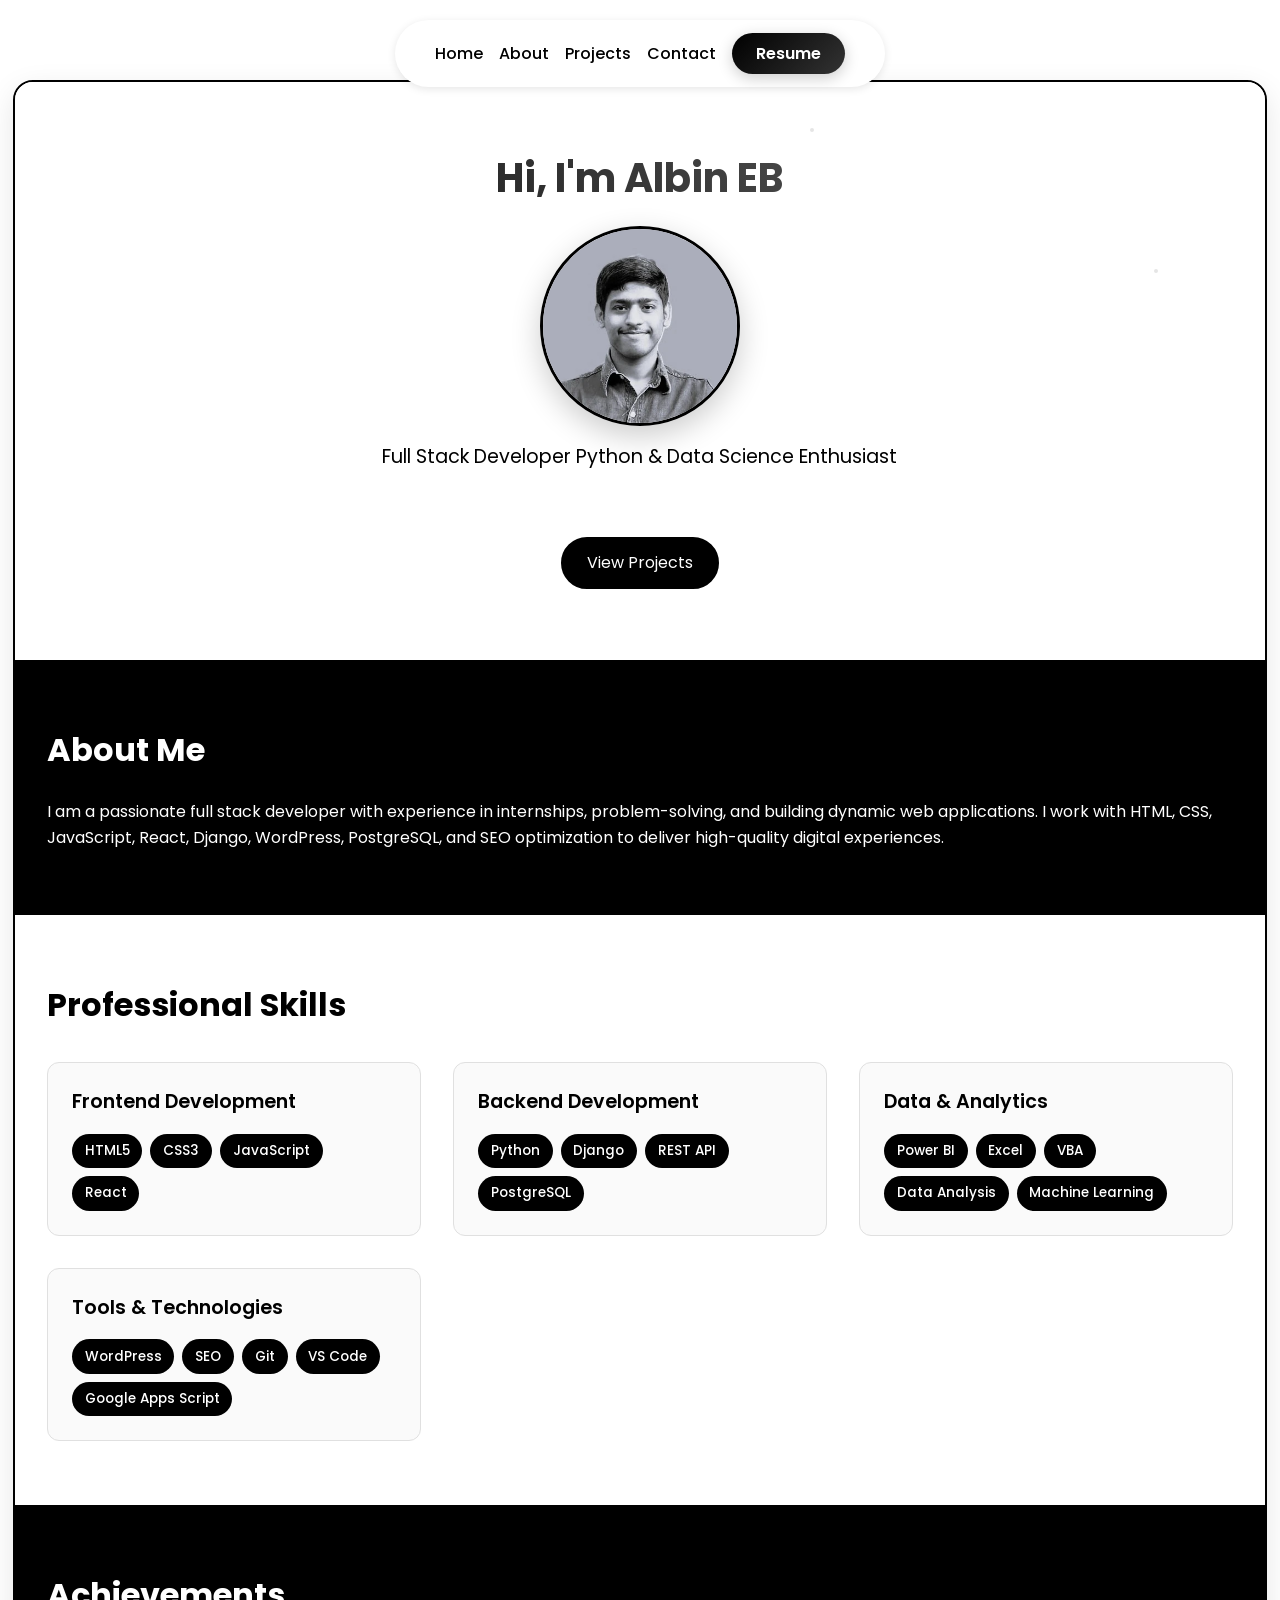
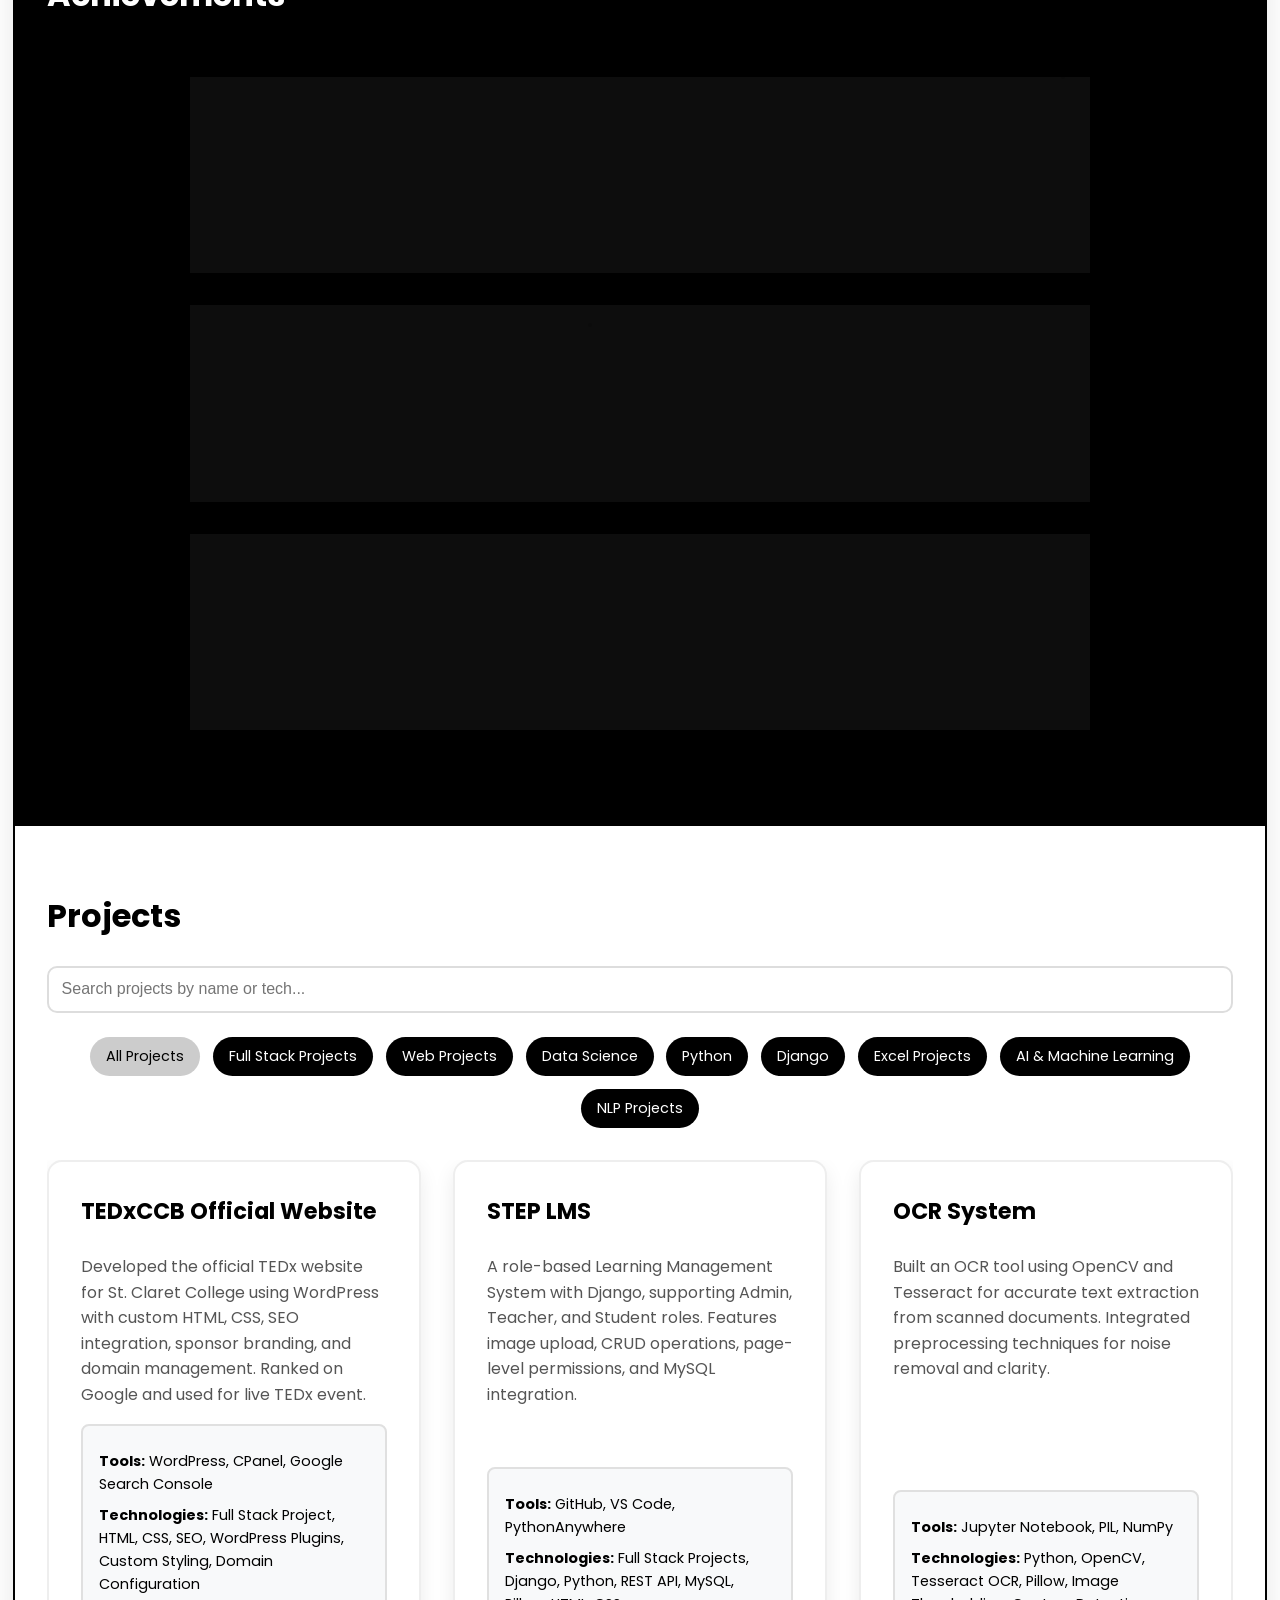
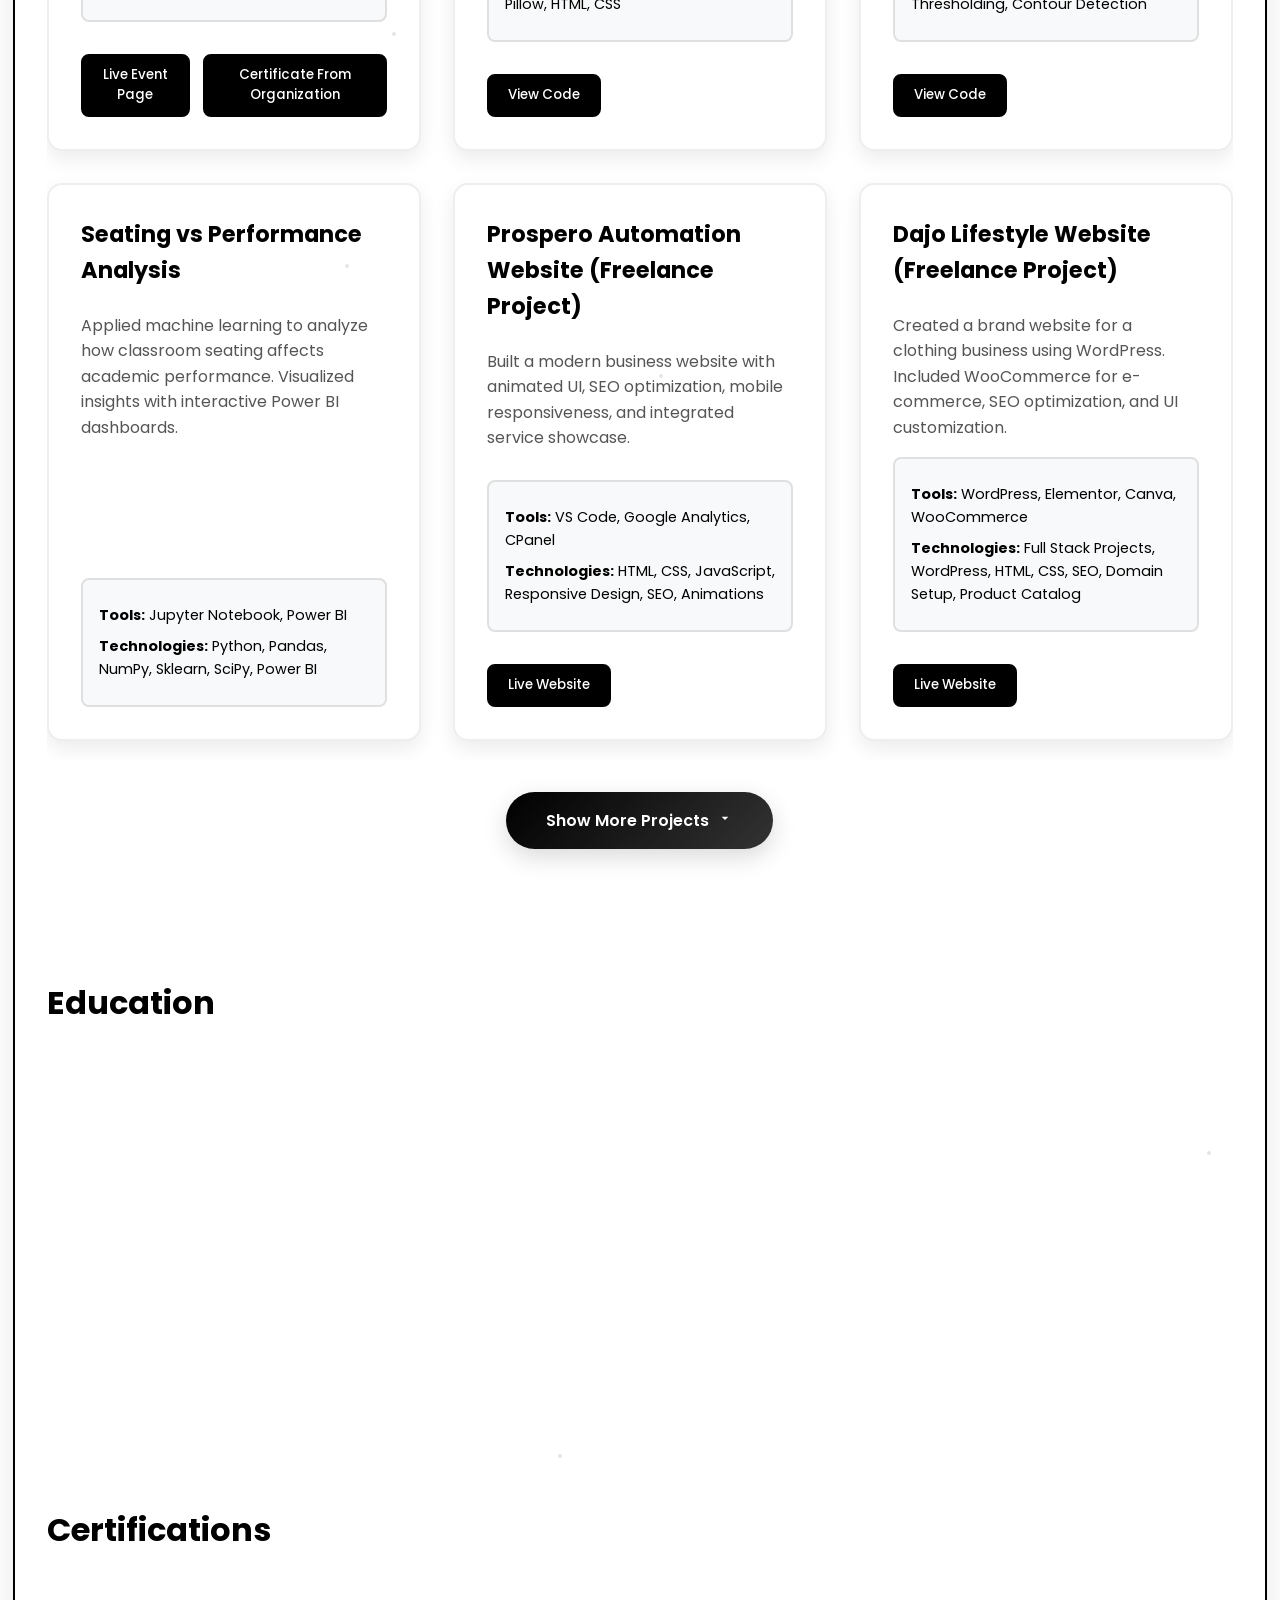
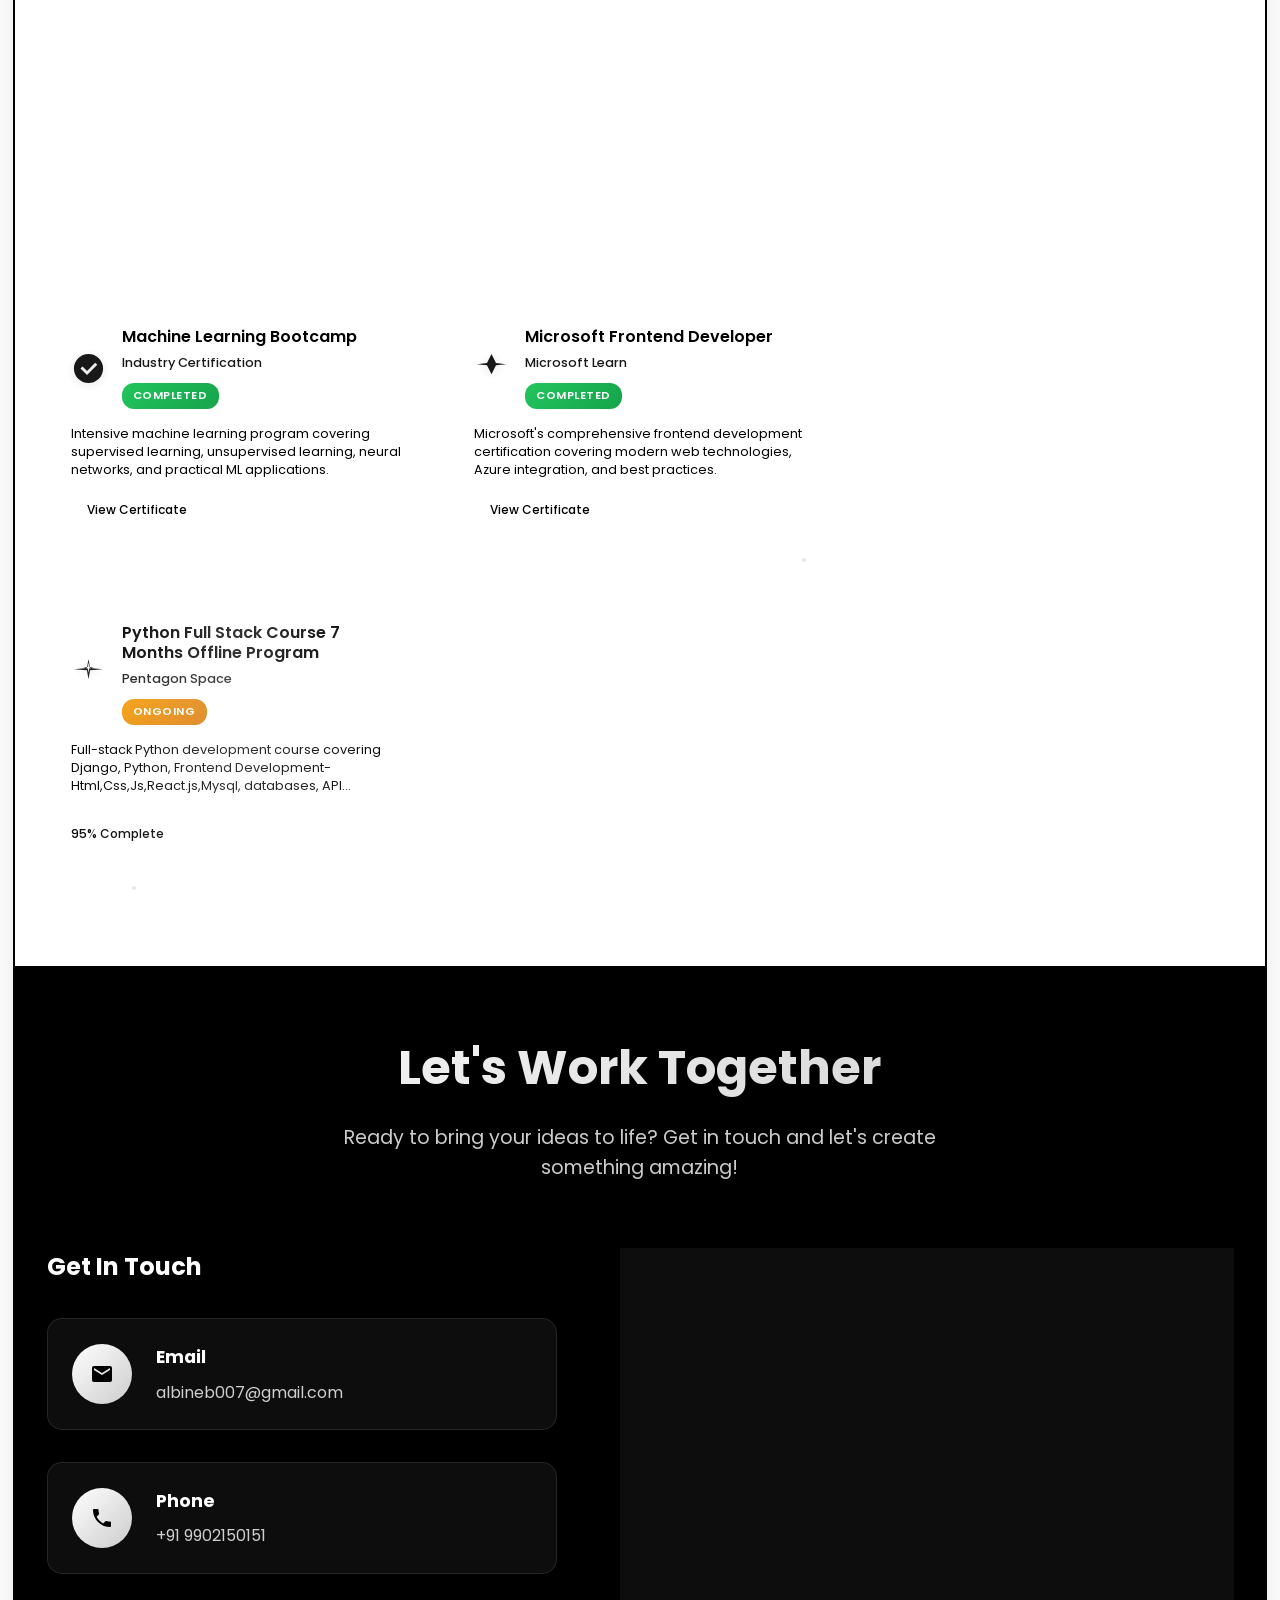
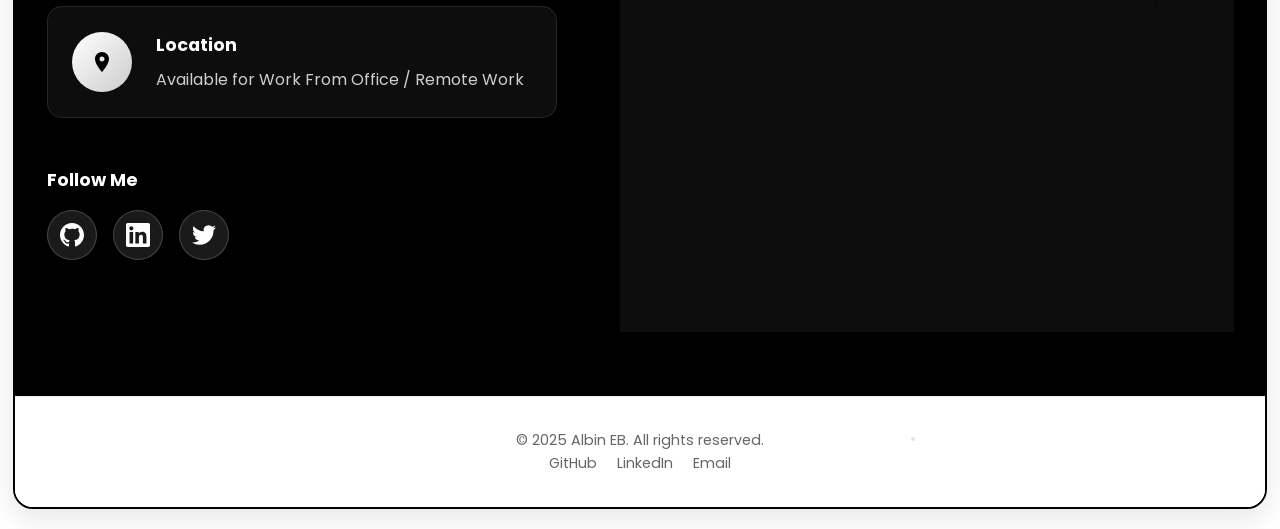
<file: doc.html>
<!DOCTYPE html>
<html lang="en">

<head>
  <meta charset="UTF-8" />
  <meta name="viewport" content="width=device-width, initial-scale=1.0" />
  <meta name="description" content="Albin EB's personal portfolio website - Full Stack Developer, UI/UX Designer, SEO Enthusiast" />
  <meta name="google-site-verification" content="n4R9v3A3i-2ADWPgN0zltW0d0v5I64UEivrzre5l2Bg" />
  <title>Albin EB Portfolio</title>
  <link href="https://fonts.googleapis.com/css2?family=Poppins:wght@300;500;700&display=swap" rel="stylesheet">
  <link rel="stylesheet" href="https://s.pageclip.co/v1/pageclip.css" media="screen">
  <style>
    :root {
      --black: #000;
      --white: #fff;
      --gray: #ccc;
    }

    * {
      margin: 0;
      padding: 0;
      box-sizing: border-box;
    }

    body {
      font-family: 'Poppins', sans-serif;
      background-color: var(--white);
      color: var(--black);
      line-height: 1.6;
      padding: 0;
      margin: 0;
      scroll-behavior: smooth;
    }

    /* Floating particles */
    .particle {
      position: absolute;
      width: 4px;
      height: 4px;
      background: rgba(0, 0, 0, 0.1);
      border-radius: 50%;
      pointer-events: none;
      animation: float 6s infinite ease-in-out;
    }

    @keyframes float {
      0%, 100% { transform: translateY(0px) rotate(0deg); opacity: 0.7; }
      50% { transform: translateY(-20px) rotate(180deg); opacity: 0.3; }
    }
.container {
  background: var(--white);
  max-width: 98%;
  margin: 80px auto 20px auto;
  border-radius: 20px;
  overflow: hidden;
  box-shadow: 0 10px 30px rgba(0, 0, 0, 0.1);
  border: 2px solid var(--black);
  position: relative;
}

/* Scroll triggered animations */
.fade-in {
  opacity: 0;
  transform: translateY(30px);
  transition: all 0.8s ease-out;
}

.fade-in.visible {
  opacity: 1;
  transform: translateY(0);
}

.slide-in-left {
  opacity: 0;
  transform: translateX(-50px);
  transition: all 0.8s ease-out;
}

.slide-in-left.visible {
  opacity: 1;
  transform: translateX(0);
}

.slide-in-right {
  opacity: 0;
  transform: translateX(50px);
  transition: all 0.8s ease-out;
}

.slide-in-right.visible {
  opacity: 1;
  transform: translateX(0);
}

.scale-in {
  opacity: 0;
  transform: scale(0.8);
  transition: all 0.8s ease-out;
}

.scale-in.visible {
  opacity: 1;
  transform: scale(1);
}

/* Parallax background layers */
.parallax-bg {
  position: absolute;
  top: 0;
  left: 0;
  width: 100%;
  height: 100%;
  background: linear-gradient(45deg, rgba(0,0,0,0.02) 25%, transparent 25%), 
              linear-gradient(-45deg, rgba(0,0,0,0.02) 25%, transparent 25%), 
              linear-gradient(45deg, transparent 75%, rgba(0,0,0,0.02) 75%), 
              linear-gradient(-45deg, transparent 75%, rgba(0,0,0,0.02) 75%);
  background-size: 30px 30px;
  pointer-events: none;
  opacity: 0.3;
}

/* Responsive adjustments */
@media (max-width: 768px) {
  .container {
    max-width: 95%;
    margin: 80px auto 20px auto;
    border-radius: 15px;
    box-shadow: 0 5px 15px rgba(0, 0, 0, 0.1);
  }

  .hero h1 {
    font-size: 2rem;
  }

  .hero p {
    font-size: 1.1rem;
    margin-top: 1rem;
  }

  .section {
    padding: 2.5rem 1.5rem;
  }
}

    header {
      position: fixed;
      top: 20px;
      left: 50%;
      transform: translateX(-50%);
      z-index: 999;
      transition: all 0.3s ease;
    }

    nav {
      background: var(--white);
      padding: 0.5rem 2rem;
      border-radius: 50px;
      box-shadow: 0 2px 8px rgba(0, 0, 0, 0.1);
      display: flex;
      gap: 1.5rem;
      align-items: center;
      justify-content: center;
    }

    nav a {
      text-decoration: none;
      color: var(--black);
      font-weight: 500;
      transition: color 0.3s;
    }

    nav a:hover {
      color: gray;
    }
  nav .btn {
  padding: 0.4rem 1.2rem;
  margin-left: 1rem;
  background: var(--black);
  color: var(--white);
  border-radius: 30px;
  transition: all 0.3s ease;
}

nav .btn:hover {
  background: var(--white);
  color: var(--black);
  transform: translateY(-2px);
  border: 1px solid var(--black);
}


    .hamburger {
      display: none;
      font-size: 1.5rem;
      cursor: pointer;
      color: var(--white);
      background-color: var(--black);
      border-radius: 50%;
      width: 45px;
      height: 45px;
      align-items: center;
      justify-content: center;
      position: fixed;
      top: 20px;
      right: 20px;
      z-index: 1001;
      user-select: none;
      transition: all 0.3s ease;
    }

    .hamburger:hover {
      background-color: var(--gray);
      transform: scale(1.1);
    }

    .mobile-nav {
      display: none;
      position: fixed;
      top: 0;
      left: 0;
      width: 100vw;
      height: 100vh;
      background: var(--black);
      flex-direction: column;
      justify-content: center;
      align-items: center;
      gap: 2rem;
      z-index: 1000;
      transition: transform 0.3s ease-in-out;
      transform: translateY(-100%);
    }
    
    .mobile-nav.open {
      display: flex;
      transform: translateY(0);
    }
    
    .mobile-nav a {
      color: var(--white);
      text-decoration: none;
      font-weight: 700;
      font-size: 2rem;
      transition: color 0.3s ease;
    }
    
    .mobile-nav a:hover {
      color: var(--gray);
    }
    
    .mobile-nav a.btn {
      background: var(--white);
      color: var(--black);
      border-radius: 30px;
      padding: 0.8rem 2rem;
      margin-top: 1rem;
      display: inline-block;
      text-align: center;
      font-size: 1.2rem;
      transition: all 0.3s ease;
    }

    .mobile-nav a.btn:hover {
      background: var(--gray);
      color: var(--black);
      transform: translateY(-2px);
    }

    .section {
      padding: 4rem 2rem;
    }

    .white-section {
      background-color: var(--white);
      color: var(--black);
    }

    .black-section {
      background-color: var(--black);
      color: var(--white);
    }

    .hero {
      text-align: center;
      position: relative;
      overflow: hidden;
    }

    .hero::before {
      content: '';
      position: absolute;
      top: 0;
      left: -100%;
      width: 100%;
      height: 100%;
      background: linear-gradient(90deg, transparent, rgba(255,255,255,0.4), transparent);
      animation: shimmer 3s infinite;
    }

    @keyframes shimmer {
      0% { left: -100%; }
      100% { left: 100%; }
    }

    .hero h1 {
      font-size: 2.5rem;
      font-weight: 700;
      margin-bottom: 1rem;
      background: linear-gradient(45deg, var(--black), #666, var(--black));
      background-size: 200% 200%;
      background-clip: text;
      -webkit-background-clip: text;
      -webkit-text-fill-color: transparent;
      animation: gradient-shift 3s ease-in-out infinite;
    }

    @keyframes gradient-shift {
      0%, 100% { background-position: 0% 50%; }
      50% { background-position: 100% 50%; }
    }

    .hero p {
      font-size: 1.2rem;
      margin-top: 1rem;
      margin-bottom: 2rem;
      opacity: 0;
      animation: fadeInUp 1s ease-out 0.5s forwards;
    }

    .profile-image {
      width: 200px;
      height: 200px;
      border-radius: 50%;
      object-fit: cover;
      margin: 1.5rem auto;
      display: block;
      box-shadow: 0 10px 30px rgba(0, 0, 0, 0.2);
      border: 3px solid var(--black);
      transition: all 0.3s ease;
    }

    .profile-image:hover {
      transform: scale(1.05);
      box-shadow: 0 15px 40px rgba(0, 0, 0, 0.3);
    }

    @keyframes fadeInUp {
      0% { opacity: 0; transform: translateY(30px); }
      100% { opacity: 1; transform: translateY(0); }
    }

    .btn {
      display: inline-block;
      margin-top: 2rem;
      background: var(--black);
      color: var(--white);
      padding: 0.7rem 1.5rem;
      border-radius: 30px;
      text-decoration: none;
      transition: all 0.4s cubic-bezier(0.175, 0.885, 0.32, 1.275);
      position: relative;
      overflow: hidden;
      border: 2px solid var(--black);
    }

    .btn::before {
      content: '';
      position: absolute;
      top: 50%;
      left: 50%;
      width: 0;
      height: 0;
      background: var(--white);
      border-radius: 50%;
      transition: all 0.4s ease;
      transform: translate(-50%, -50%);
    }

    .btn:hover::before {
      width: 300px;
      height: 300px;
    }

    .btn:hover {
      color: var(--black);
      transform: translateY(-3px) scale(1.05);
      box-shadow: 0 10px 25px rgba(0, 0, 0, 0.2);
    }

    .btn span {
      position: relative;
      z-index: 1;
    }

    h2 {
      margin-bottom: 1.5rem;
      font-size: 2rem;
      font-weight: 700;
    }

    .projects .search-bar input {
      width: 100%;
      padding: 0.8rem;
      margin-bottom: 1.5rem;
      border: 2px solid #ddd;
      border-radius: 10px;
      font-size: 1rem;
      transition: border-color 0.3s ease;
    }

    .projects .search-bar input:focus {
      outline: none;
      border-color: var(--black);
    }

    .project-keywords {
      display: flex;
      flex-wrap: wrap;
      gap: 0.8rem;
      margin-bottom: 2rem;
      justify-content: center;
    }

    .keyword {
      background: var(--black);
      color: var(--white);
      padding: 0.5rem 1rem;
      border-radius: 20px;
      font-size: 0.9rem;
      cursor: pointer;
      transition: all 0.3s ease;
      user-select: none;
    }

    .keyword:hover {
      background: var(--gray);
      color: var(--black);
      transform: translateY(-2px);
    }

    .keyword.active {
      background: var(--gray);
      color: var(--black);
    }

    .project-grid {
      display: grid;
      grid-template-columns: repeat(auto-fit, minmax(280px, 1fr));
      gap: 2rem;
      position: relative;
      max-height: 1200px;
      overflow: hidden;
      transition: max-height 0.8s ease-out;
    }

    .project-grid.expanded {
      max-height: 10000px;
      overflow: visible;
    }

    .project-grid-overlay {
      position: absolute;
      bottom: 0;
      left: 0;
      right: 0;
      height: 150px;
      background: linear-gradient(to bottom, transparent, rgba(255, 255, 255, 0.9), rgba(255, 255, 255, 1));
      pointer-events: none;
      opacity: 1;
      transition: opacity 0.5s ease-out;
      z-index: 10;
    }

    .project-grid-overlay.hidden {
      opacity: 0;
    }

    .show-more-container {
      text-align: center;
      margin-top: 2rem;
      position: relative;
      z-index: 15;
    }

    .show-more-btn {
      background: linear-gradient(135deg, var(--black), #333);
      color: var(--white);
      border: none;
      padding: 1rem 2.5rem;
      border-radius: 50px;
      font-family: 'Poppins', sans-serif;
      font-weight: 600;
      font-size: 1rem;
      cursor: pointer;
      transition: all 0.4s cubic-bezier(0.175, 0.885, 0.32, 1.275);
      box-shadow: 0 8px 25px rgba(0, 0, 0, 0.15);
      position: relative;
      overflow: hidden;
    }

    .show-more-btn::before {
      content: '';
      position: absolute;
      top: 50%;
      left: 50%;
      width: 0;
      height: 0;
      background: var(--white);
      border-radius: 50%;
      transition: all 0.4s ease;
      transform: translate(-50%, -50%);
    }

    .show-more-btn:hover::before {
      width: 300px;
      height: 300px;
    }

    .show-more-btn:hover {
      color: var(--black);
      transform: translateY(-3px) scale(1.05);
      box-shadow: 0 15px 35px rgba(0, 0, 0, 0.25);
    }

    .show-more-btn span {
      position: relative;
      z-index: 1;
      display: flex;
      align-items: center;
      gap: 0.5rem;
    }

    .show-more-btn .btn-icon {
      transition: transform 0.3s ease;
    }

    .show-more-btn:hover .btn-icon {
      transform: translateY(2px);
    }

    .show-more-btn.expanded .btn-icon {
      transform: rotate(180deg);
    }

    .project-card {
      border: 2px solid #eee;
      padding: 2rem;
      border-radius: 15px;
      box-shadow: 0 8px 20px rgba(0, 0, 0, 0.08);
      background-color: var(--white);
      color: var(--black);
      transition: all 0.4s cubic-bezier(0.175, 0.885, 0.32, 1.275);
      display: flex;
      flex-direction: column;
      gap: 1rem;
      position: relative;
      overflow: hidden;
    }

    .project-card::before {
      content: '';
      position: absolute;
      top: 0;
      left: -100%;
      width: 100%;
      height: 100%;
      background: linear-gradient(90deg, transparent, rgba(0,0,0,0.05), transparent);
      transition: left 0.6s ease;
    }

    .project-card:hover::before {
      left: 100%;
    }

    .project-card:hover {
      transform: translateY(-15px) scale(1.02);
      box-shadow: 0 20px 40px rgba(0, 0, 0, 0.2);
      border-color: var(--black);
    }

    .project-card:hover .project-card h3 {
      transform: translateX(10px);
    }

    .project-card h3 {
      margin-bottom: 0.5rem;
      color: var(--black);
      font-size: 1.4rem;
      transition: transform 0.3s ease;
    }

    .project-description {
      flex-grow: 1;
      color: #555;
      line-height: 1.6;
    }

    .project-details {
      background: #f8f9fa;
      padding: 1rem;
      border-radius: 8px;
      border-left: 4px solid var(--black);
      border: 2px solid #e0e0e0;
    }

    .project-details p {
      margin: 0.5rem 0;
      font-size: 0.9rem;
    }

    .project-buttons {
      display: flex;
      gap: 0.8rem;
      margin-top: 1rem;
    }

    .project-card button {
      flex: 1;
      padding: 0.6rem 1.2rem;
      border: 2px solid var(--black);
      border-radius: 8px;
      background: var(--white);
      color: var(--black);
      cursor: pointer;
      font-family: 'Poppins', sans-serif;
      font-weight: 500;
      transition: all 0.3s ease;
    }

    .project-card button:first-child {
      background: var(--black);
      color: var(--white);
    }

    .project-card button:hover {
      background: var(--black);
      color: var(--white);
      transform: translateY(-2px);
    }

    .project-card button:first-child:hover {
      background: var(--gray);
      color: var(--black);
      border-color: var(--gray);
    }

    footer {
      text-align: center;
      padding: 2rem;
      background-color: var(--white);
      color: #666;
      font-size: 0.9rem;
      border-top: 1px solid #eee;
    }

    .contact-info {
      max-width: 600px;
      margin: 0 auto;
    }

    .contact-info p {
      margin: 1rem 0;
      font-size: 1.1rem;
    }

    .contact-info a:hover {
      color: var(--gray) !important;
      text-decoration: none !important;
    }

    /* New Impressive Contact Section Styles */
    .contact-wrapper {
      max-width: 1200px;
      margin: 0 auto;
    }

    .contact-header {
      text-align: center;
      margin-bottom: 4rem;
    }

    .contact-header h2 {
      font-size: 3rem;
      font-weight: 700;
      margin-bottom: 1rem;
      background: linear-gradient(135deg, var(--white), #ccc);
      background-clip: text;
      -webkit-background-clip: text;
      -webkit-text-fill-color: transparent;
    }

    .contact-subtitle {
      font-size: 1.2rem;
      color: rgba(255, 255, 255, 0.8);
      max-width: 600px;
      margin: 0 auto;
    }

    .contact-grid {
      display: grid;
      grid-template-columns: 1fr 1.2fr;
      gap: 4rem;
      align-items: start;
    }

    .contact-info-section h3,
    .contact-form-section h3 {
      font-size: 1.5rem;
      margin-bottom: 2rem;
      color: var(--white);
    }

    .contact-methods {
      margin-bottom: 3rem;
    }

    .contact-method {
      display: flex;
      align-items: center;
      gap: 1.5rem;
      margin-bottom: 2rem;
      padding: 1.5rem;
      background: rgba(255, 255, 255, 0.05);
      border-radius: 15px;
      border: 1px solid rgba(255, 255, 255, 0.1);
      transition: all 0.3s ease;
    }

    .contact-method:hover {
      background: rgba(255, 255, 255, 0.1);
      transform: translateX(10px);
    }

    .contact-icon {
      width: 60px;
      height: 60px;
      background: linear-gradient(135deg, var(--white), #ccc);
      border-radius: 50%;
      display: flex;
      align-items: center;
      justify-content: center;
      color: var(--black);
      flex-shrink: 0;
    }

    .contact-details h4 {
      font-size: 1.1rem;
      margin-bottom: 0.5rem;
      color: var(--white);
    }

    .contact-details p,
    .contact-details a {
      color: rgba(255, 255, 255, 0.8);
      text-decoration: none;
      transition: color 0.3s ease;
    }

    .contact-details a:hover {
      color: var(--white);
    }

    .social-links h4 {
      color: var(--white);
      margin-bottom: 1rem;
      font-size: 1.1rem;
    }

    .social-icons {
      display: flex;
      gap: 1rem;
    }

    .social-icon {
      width: 50px;
      height: 50px;
      background: rgba(255, 255, 255, 0.1);
      border: 1px solid rgba(255, 255, 255, 0.2);
      border-radius: 50%;
      display: flex;
      align-items: center;
      justify-content: center;
      color: var(--white);
      text-decoration: none;
      transition: all 0.3s ease;
    }

    .social-icon:hover {
      background: var(--white);
      color: var(--black);
      transform: translateY(-3px);
      box-shadow: 0 10px 25px rgba(255, 255, 255, 0.2);
    }

    .contact-form-wrapper {
      background: rgba(255, 255, 255, 0.05);
      backdrop-filter: blur(20px);
      border: 1px solid rgba(255, 255, 255, 0.1);
      border-radius: 20px;
      padding: 2.5rem;
    }

    .modern-form {
      display: flex;
      flex-direction: column;
      gap: 1.5rem;
    }

    .form-group {
      position: relative;
    }

    .form-group input,
    .form-group textarea {
      width: 100%;
      padding: 1.2rem 1rem 0.8rem;
      background: rgba(255, 255, 255, 0.1);
      border: 2px solid rgba(255, 255, 255, 0.2);
      border-radius: 10px;
      color: var(--white);
      font-family: 'Poppins', sans-serif;
      font-size: 1rem;
      transition: all 0.3s ease;
      outline: none;
    }

    .form-group input:focus,
    .form-group textarea:focus {
      border-color: var(--white);
      background: rgba(255, 255, 255, 0.15);
      transform: translateY(-2px);
    }

    .form-group label {
      position: absolute;
      top: 1rem;
      left: 1rem;
      color: rgba(255, 255, 255, 0.6);
      font-size: 0.9rem;
      transition: all 0.3s ease;
      pointer-events: none;
    }

    .form-group input:focus + label,
    .form-group textarea:focus + label,
    .form-group input:valid + label,
    .form-group textarea:valid + label {
      top: 0.3rem;
      font-size: 0.75rem;
      color: var(--white);
    }

    .send-btn {
      background: linear-gradient(135deg, var(--white), #ccc);
      color: var(--black);
      border: none;
      padding: 1rem 2rem;
      border-radius: 50px;
      font-family: 'Poppins', sans-serif;
      font-weight: 600;
      font-size: 1rem;
      cursor: pointer;
      display: flex;
      align-items: center;
      justify-content: center;
      gap: 0.5rem;
      transition: all 0.3s ease;
      overflow: hidden;
      position: relative;
    }

    .send-btn:hover {
      transform: translateY(-3px);
      box-shadow: 0 15px 35px rgba(255, 255, 255, 0.3);
    }

    .send-btn:active {
      transform: translateY(-1px);
    }

    .btn-icon {
      transition: transform 0.3s ease;
    }

    .send-btn:hover .btn-icon {
      transform: translateX(5px);
    }

    footer a {
      color: #666;
      margin: 0 0.5rem;
      text-decoration: none;
      transition: color 0.3s ease;
    }

    footer a:hover {
      color: var(--black);
    }

    /* Additional responsive breakpoints */
    @media (max-width: 480px) {
      .container {
        max-width: 98%;
        margin: 70px auto 10px auto;
        border-radius: 10px;
      }

      .section {
        padding: 2rem 1rem;
      }

      .hero h1 {
        font-size: 1.8rem;
        line-height: 1.2;
      }

      .hero p {
        font-size: 1rem;
        margin-bottom: 1.5rem;
      }

      h2 {
        font-size: 1.6rem;
        margin-bottom: 1rem;
      }

      .project-grid {
        grid-template-columns: 1fr;
        gap: 1.5rem;
      }

      .project-card {
        padding: 1.2rem;
      }

      .mobile-nav a {
        font-size: 1.5rem;
      }

      .mobile-nav a.btn {
        font-size: 1rem;
        padding: 0.6rem 1.5rem;
      }

      nav {
        padding: 0.6rem 1.8rem;
        gap: 1rem;
      }

      nav a {
        font-size: 0.9rem;
      }

      .contact-grid {
        grid-template-columns: 1fr;
        gap: 2rem;
      }

      .contact-header h2 {
        font-size: 2rem;
      }

      .contact-form-wrapper {
        padding: 1.5rem;
      }

      .contact-method {
        flex-direction: column;
        text-align: center;
        gap: 1rem;
      }

      .social-icons {
        justify-content: center;
      }

      .project-keywords {
        gap: 0.5rem;
      }

      .keyword {
        font-size: 0.8rem;
        padding: 0.4rem 0.8rem;
      }

      .project-buttons {
        flex-direction: column;
        gap: 0.5rem;
      }
    }

    @media (max-width: 768px) {
      .contact-grid {
        grid-template-columns: 1fr;
        gap: 3rem;
      }

      .contact-header h2 {
        font-size: 2.5rem;
      }

      .contact-header {
        margin-bottom: 3rem;
      }

      .project-keywords {
        justify-content: flex-start;
      }
    }

    @media (min-width: 769px) {
      .hamburger {
        display: none !important;
      }
      
      .mobile-nav {
        display: none !important;
      }
      
      nav {
        padding: 0.8rem 2.5rem;
        gap: 1rem;
      }
    }

    /* Special Resume Button Animation */
    .resume-btn {
      position: relative;
      padding: 0.5rem 1.5rem !important;
      background: linear-gradient(135deg, var(--black), #333) !important;
      color: var(--white) !important;
      border-radius: 25px !important;
      font-weight: 600 !important;
      overflow: hidden;
      transition: all 0.4s cubic-bezier(0.4, 0, 0.2, 1);
      box-shadow: 0 4px 15px rgba(0, 0, 0, 0.2);
    }

    .resume-btn::before {
      content: '📄';
      position: absolute;
      top: 50%;
      left: -30px;
      transform: translateY(-50%);
      font-size: 1.2rem;
      transition: all 0.4s cubic-bezier(0.4, 0, 0.2, 1);
      opacity: 0;
    }

    .resume-btn:hover {
      transform: translateY(-3px) scale(1.05);
      background: linear-gradient(135deg, #333, var(--black)) !important;
      box-shadow: 0 8px 25px rgba(0, 0, 0, 0.3);
      padding-left: 2.5rem !important;
      color: var(--white) !important;
    }

    .resume-btn:hover::before {
      left: 0.8rem;
      opacity: 1;
    }

    .resume-btn:active {
      transform: translateY(-1px) scale(1.02);
      transition: all 0.1s;
    }

    /* Mobile Resume Button */
    .mobile-nav .resume-btn {
      background: linear-gradient(135deg, var(--black), #333) !important;
      margin-top: 1rem;
      display: inline-block;
      text-align: center;
      min-width: 120px;
    }

    .mobile-nav .resume-btn:hover {
      background: linear-gradient(135deg, #333, var(--black)) !important;
      transform: scale(1.05);
    }

    /* Professional Skills Section */
    .skills-container {
      display: grid;
      grid-template-columns: repeat(auto-fit, minmax(300px, 1fr));
      gap: 2rem;
      margin-top: 2rem;
    }

    .skill-category {
      background: rgba(0, 0, 0, 0.02);
      border: 1px solid #e0e0e0;
      border-radius: 12px;
      padding: 1.5rem;
      transition: all 0.3s ease;
    }

    .skill-category:hover {
      transform: translateY(-5px);
      box-shadow: 0 8px 25px rgba(0, 0, 0, 0.1);
      border-color: var(--black);
    }

    .skill-category h3 {
      color: var(--black);
      font-size: 1.2rem;
      margin-bottom: 1rem;
      font-weight: 600;
    }

    .skill-items {
      display: flex;
      flex-wrap: wrap;
      gap: 0.5rem;
    }

    .skill-tag {
      background: var(--black);
      color: var(--white);
      padding: 0.4rem 0.8rem;
      border-radius: 20px;
      font-size: 0.85rem;
      font-weight: 500;
      transition: all 0.3s ease;
      cursor: default;
    }

    .skill-tag:hover {
      background: #333;
      transform: translateY(-2px);
    }

    /* Dark theme skills */
    body.colorful-theme .skill-category {
      background: rgba(248, 250, 252, 0.05) !important;
      border: 1px solid var(--border-dark) !important;
    }

    body.colorful-theme .skill-category h3 {
      color: var(--text-light) !important;
    }

    body.colorful-theme .skill-tag {
      background: var(--primary-color) !important;
      color: white !important;
    }

    body.colorful-theme .skill-tag:hover {
      background: var(--accent-color) !important;
    }

    /* Education Section */
    .education-container {
      max-width: 800px;
      margin: 0 auto;
      padding: 2rem 0;
    }

    .education-item {
      display: flex;
      align-items: center;
      gap: 2rem;
      background: rgba(255, 255, 255, 0.05);
      border: 1px solid var(--border-color);
      border-radius: 15px;
      padding: 2rem;
      margin-bottom: 1.5rem;
      backdrop-filter: blur(10px);
      transition: all 0.3s ease;
      position: relative;
      overflow: hidden;
    }

    .education-item::before {
      content: '';
      position: absolute;
      top: 0;
      left: 0;
      width: 4px;
      height: 100%;
      background: var(--primary-color);
      transition: width 0.3s ease;
    }

    .education-item:hover {
      transform: translateY(-5px);
      box-shadow: 0 20px 40px rgba(0, 0, 0, 0.1);
      border-color: var(--primary-color);
    }

    .education-item:hover::before {
      width: 100%;
      opacity: 0.1;
    }

    .education-content {
      flex: 1;
    }

    .education-content h3 {
      color: var(--text-color);
      font-size: 1.5rem;
      font-weight: 600;
      margin-bottom: 0.5rem;
      transition: color 0.3s ease;
    }

    .education-institution h4 {
      color: var(--primary-color);
      font-size: 1.2rem;
      font-weight: 500;
      margin-bottom: 0.25rem;
    }

    .education-institution p {
      color: var(--text-muted);
      font-size: 1rem;
      margin-bottom: 1rem;
    }

    .education-details p {
      color: var(--text-muted);
      line-height: 1.6;
      font-size: 0.95rem;
    }

    .education-icon {
      flex-shrink: 0;
      opacity: 0.8;
      transition: all 0.3s ease;
    }

    .education-item:hover .education-icon {
      opacity: 1;
      transform: scale(1.1);
    }

    /* Dark theme education styles */
    body.colorful-theme .education-item {
      background: rgba(248, 250, 252, 0.05) !important;
      border: 1px solid var(--border-dark) !important;
    }

    body.colorful-theme .education-item::before {
      background: var(--primary-color) !important;
    }

    body.colorful-theme .education-content h3 {
      color: var(--text-light) !important;
    }

    body.colorful-theme .education-institution h4 {
      color: var(--primary-color) !important;
    }

    body.colorful-theme .education-institution p,
    body.colorful-theme .education-details p {
      color: rgba(226, 232, 240, 0.8) !important;
    }

    /* Responsive education styles */
    @media (max-width: 768px) {
      .education-item {
        flex-direction: column;
        text-align: center;
        gap: 1rem;
        padding: 1.5rem;
      }

      .education-content h3 {
        font-size: 1.3rem;
      }

      .education-institution h4 {
        font-size: 1.1rem;
      }

      .education-icon svg {
        width: 50px;
        height: 50px;
      }
    }

    /* Achievements Section */
    .achievements-container {
      max-width: 900px;
      margin: 0 auto;
      padding: 2rem 0;
      display: grid;
      gap: 2rem;
    }

    .achievement-item {
      display: flex;
      align-items: flex-start;
      gap: 1.5rem;
      background: rgba(255, 255, 255, 0.05);
      border: 1px solid var(--border-color);
      border-radius: 15px;
      padding: 2rem;
      backdrop-filter: blur(10px);
      transition: all 0.3s ease;
      position: relative;
      overflow: hidden;
    }

    .achievement-item::before {
      content: '';
      position: absolute;
      top: 0;
      left: 0;
      width: 4px;
      height: 100%;
      background: var(--primary-color);
      transition: width 0.3s ease;
    }

    .achievement-item:hover {
      transform: translateY(-5px);
      box-shadow: 0 20px 40px rgba(0, 0, 0, 0.1);
      border-color: var(--primary-color);
    }

    .achievement-item:hover::before {
      width: 100%;
      opacity: 0.1;
    }

    .achievement-icon {
      flex-shrink: 0;
      display: flex;
      align-items: center;
      justify-content: center;
      width: 70px;
      height: 70px;
      background: rgba(var(--primary-color-rgb), 0.1);
      border-radius: 50%;
      transition: all 0.3s ease;
    }

    .achievement-item:hover .achievement-icon {
      transform: scale(1.1);
      background: rgba(var(--primary-color-rgb), 0.2);
    }

    .achievement-content h3 {
      color: var(--text-color);
      font-size: 1.4rem;
      font-weight: 600;
      margin-bottom: 0.5rem;
      transition: color 0.3s ease;
    }

    .achievement-organization {
      color: var(--primary-color);
      font-size: 1.1rem;
      font-weight: 500;
      margin-bottom: 0.75rem;
    }

    .achievement-description {
      color: var(--text-muted);
      line-height: 1.6;
      font-size: 0.95rem;
    }

    /* Dark theme achievements styles */
    body.colorful-theme .achievement-item {
      background: rgba(248, 250, 252, 0.05) !important;
      border: 1px solid var(--border-dark) !important;
    }

    body.colorful-theme .achievement-item::before {
      background: var(--primary-color) !important;
    }

    body.colorful-theme .achievement-content h3 {
      color: var(--text-light) !important;
    }

    body.colorful-theme .achievement-organization {
      color: var(--primary-color) !important;
    }

    body.colorful-theme .achievement-description {
      color: rgba(226, 232, 240, 0.8) !important;
    }

    body.colorful-theme .achievement-icon {
      background: rgba(var(--primary-color-rgb), 0.15) !important;
    }

    /* Responsive achievements styles */
    @media (max-width: 768px) {
      .achievement-item {
        flex-direction: column;
        text-align: center;
        gap: 1rem;
        padding: 1.5rem;
      }

      .achievement-content h3 {
        font-size: 1.2rem;
      }

      .achievement-organization {
        font-size: 1rem;
      }

      .achievement-icon {
        width: 60px;
        height: 60px;
        margin: 0 auto;
      }

      .achievement-icon svg {
        width: 40px;
        height: 40px;
      }
    }

    /* Certifications Section */
    .certifications-container {
      max-width: 1200px;
      margin: 0 auto;
      padding: 2rem 0;
      display: grid;
      grid-template-columns: repeat(auto-fit, minmax(280px, 1fr));
      gap: 1.5rem;
    }

    .certification-item {
      background: rgba(255, 255, 255, 0.08);
      border: 1px solid var(--border-color);
      border-radius: 12px;
      padding: 1.5rem;
      backdrop-filter: blur(10px);
      transition: all 0.4s cubic-bezier(0.25, 0.46, 0.45, 0.94);
      position: relative;
      overflow: hidden;
      cursor: pointer;
      transform: translateY(0);
    }



    .certification-header {
      display: flex;
      align-items: center;
      gap: 1rem;
      margin-bottom: 1rem;
    }

    .certification-header svg {
      flex-shrink: 0;
      opacity: 0.9;
      transition: all 0.4s ease;
      width: 35px;
      height: 35px;
      filter: drop-shadow(0 2px 4px rgba(0,0,0,0.1));
    }

    .certification-item:hover .certification-header svg {
      opacity: 1;
      transform: scale(1.1) rotate(5deg);
    }

    .certification-info {
      flex: 1;
    }

    .certification-info h3 {
      color: var(--text-color);
      font-size: 1rem;
      font-weight: 600;
      margin-bottom: 0.3rem;
      line-height: 1.3;
      transition: color 0.3s ease;
    }

    .certification-item:hover .certification-info h3 {
      color: var(--primary-color);
    }

    .certification-issuer {
      color: var(--primary-color);
      font-size: 0.8rem;
      font-weight: 500;
      margin-bottom: 0.5rem;
      opacity: 0.9;
    }

    .certification-status {
      display: inline-block;
      padding: 0.25rem 0.7rem;
      border-radius: 12px;
      font-size: 0.7rem;
      font-weight: 600;
      text-transform: uppercase;
      letter-spacing: 0.5px;
      transition: transform 0.3s ease;
    }

   

    .certification-status.completed {
      background: linear-gradient(135deg, #22c55e, #16a34a);
      color: white;
    }

    .certification-status.ongoing {
      background: linear-gradient(135deg, #f59e0b, #d97706);
      color: white;
    }

    .certification-description {
      margin-top: 0.8rem;
    }

    .certification-description p {
      color: var(--text-muted);
      line-height: 1.4;
      font-size: 0.8rem;
      margin-bottom: 0.8rem;
      display: -webkit-box;
      -webkit-line-clamp: 3;
      line-clamp: 3;
      -webkit-box-orient: vertical;
      overflow: hidden;
    }

    .certification-link {
      display: inline-flex;
      align-items: center;
      gap: 0.3rem;
      color: var(--primary-color);
      text-decoration: none;
      font-weight: 500;
      font-size: 0.75rem;
      padding: 0.5rem 1rem;
      border: 1.5px solid var(--primary-color);
      border-radius: 16px;
      transition: all 0.3s cubic-bezier(0.25, 0.46, 0.45, 0.94);
      position: relative;
      overflow: hidden;
      background: transparent;
    }

    .certification-link::before {
      content: '';
      position: absolute;
      top: 0;
      left: -100%;
      width: 100%;
      height: 100%;
      background: var(--primary-color);
      transition: left 0.3s ease;
      z-index: -1;
    }

    .certification-link:hover {
      color: #f5b342;
      text: black;
      transform: translateY(-2px);
      box-shadow: 0 6px 15px rgba(0, 0, 0, 0.2);
    }

    .certification-link:hover::before {
      left: 0;
    }

    .certification-progress {
      margin-top: 0.8rem;
    }

    .progress-bar {
      width: 100%;
      height: 6px;
      background: rgba(255, 255, 255, 0.1);
      border-radius: 3px;
      overflow: hidden;
      margin-bottom: 0.4rem;
    }

    .progress-fill {
      height: 100%;
      background: linear-gradient(90deg, var(--primary-color), var(--accent-color));
      border-radius: 3px;
      transition: width 0.8s ease;
      animation: shimmer 2s infinite;
    }

    @keyframes shimmer {
      0% { transform: translateX(-100%); }
      50% { transform: translateX(100%); }
      100% { transform: translateX(100%); }
    }

    .progress-fill::after {
      content: '';
      position: absolute;
      top: 0;
      left: 0;
      bottom: 0;
      right: 0;
      background-image: linear-gradient(
        90deg,
        rgba(255, 255, 255, 0) 0%,
        rgba(255, 255, 255, 0.2) 50%,
        rgba(255, 255, 255, 0) 100%
      );
      animation: shimmer 1.5s infinite;
    }

    .progress-text {
      color: var(--text-muted);
      font-size: 0.75rem;
      font-weight: 500;
    }

    /* Dark theme certifications styles */
    body.colorful-theme .certification-item {
      background: rgba(248, 250, 252, 0.05) !important;
      border: 1px solid var(--border-dark) !important;
    }

    body.colorful-theme .certification-item::before {
      background: var(--primary-color) !important;
    }

    body.colorful-theme .certification-info h3 {
      color: var(--text-light) !important;
    }

    body.colorful-theme .certification-issuer {
      color: var(--primary-color) !important;
    }

    body.colorful-theme .certification-description p,
    body.colorful-theme .progress-text {
      color: rgba(226, 232, 240, 0.8) !important;
    }

    body.colorful-theme .progress-bar {
      background: rgba(226, 232, 240, 0.1) !important;
    }

    /* Responsive certifications styles */
    @media (max-width: 768px) {
      .certifications-container {
        grid-template-columns: repeat(auto-fit, minmax(250px, 1fr));
        padding: 1rem 0;
        gap: 1rem;
      }

      .certification-item {
        padding: 1.2rem;
      }

      .certification-header {
        gap: 0.8rem;
        margin-bottom: 0.8rem;
      }

      .certification-header svg {
        width: 30px;
        height: 30px;
      }

      .certification-info h3 {
        font-size: 0.9rem;
      }

      .certification-issuer {
        font-size: 0.75rem;
      }

      .certification-link {
        padding: 0.4rem 0.8rem;
        font-size: 0.7rem;
      }
    }

 
  </style>
</head>

<body>
  <header>
    <nav class="fade-in">
      <a href="#home">Home</a>
      <a href="#about">About</a>
      <a href="#projects">Projects</a>
      <a href="#contact">Contact</a>
      <a href="https://drive.google.com/file/d/1-c3AAyxdE23nFJnqdFH33Z_tGohM4dlG/view" class="resume-btn" >Resume</a>
    </nav>
    <div class="hamburger" onclick="toggleMenu()">&#9776;</div>
    <div class="mobile-nav" id="mobileNav">
      <a href="#home">Home</a>
      <a href="#about">About</a>
      <a href="#projects">Projects</a>
      <a href="#contact">Contact</a>
      <a href="https://drive.google.com/file/d/1-c3AAyxdE23nFJnqdFH33Z_tGohM4dlG/view" class="resume-btn" >Resume</a>

    </div>
  </header>

  <main class="container">
    <section id="home" class="section white-section hero">
            <h1 class="scale-in">Hi, I'm Albin EB</h1>
      <img src="Profile.webp" alt="Albin EB Profile Picture" class="profile-image fade-in" style="width: 200px; height: 200px; border-radius: 50%; object-fit: cover; margin: 1rem auto; display: block; box-shadow: 0 10px 30px rgba(0, 0, 0, 0.2); border: 3px solid var(--black);">
      <p class="fade-in">Full Stack Developer Python & Data Science Enthusiast</p>
      <a href="#projects" class="btn slide-in-left"><span>View Projects</span></a>
    </section>

    <section id="about" class="section black-section slide-in-right">
      
      <h2>About Me</h2>
      <p>I am a passionate full stack developer with experience in internships, problem-solving, and building dynamic web applications. I work with HTML, CSS, JavaScript, React, Django, WordPress, PostgreSQL, and SEO optimization to deliver high-quality digital experiences.</p>
    </section>
<section id="skills" class="section white-section fade-in">
      <h2>Professional Skills</h2>
      <div class="skills-container">
        <div class="skill-category">
          <h3>Frontend Development</h3>
          <div class="skill-items">
            <span class="skill-tag">HTML5</span>
            <span class="skill-tag">CSS3</span>
            <span class="skill-tag">JavaScript</span>
            <span class="skill-tag">React</span>
           
          </div>
        </div>
        
        <div class="skill-category">
          <h3>Backend Development</h3>
          <div class="skill-items">
            <span class="skill-tag">Python</span>
            <span class="skill-tag">Django</span>
            <span class="skill-tag">REST API</span>
            <span class="skill-tag">PostgreSQL</span>
            
          </div>
        </div>
        
        <div class="skill-category">
          <h3>Data & Analytics</h3>
          <div class="skill-items">
            <span class="skill-tag">Power BI</span>
            <span class="skill-tag">Excel</span>
            <span class="skill-tag">VBA</span>
            <span class="skill-tag">Data Analysis</span>
            <span class="skill-tag">Machine Learning</span>
          </div>
        </div>
        
        <div class="skill-category">
          <h3>Tools & Technologies</h3>
          <div class="skill-items">
            <span class="skill-tag">WordPress</span>
            <span class="skill-tag">SEO</span>
            <span class="skill-tag">Git</span>
            <span class="skill-tag">VS Code</span>
            <span class="skill-tag">Google Apps Script</span>
          </div>
        </div>
      </div>
    </section>
    
    <section id="achievements" class="section black-section slide-in-left">
      <h2 class="section-title">Achievements</h2>
      <div class="achievements-container">
        <div class="achievement-item">
          <div class="achievement-icon">
            <svg width="50" height="50" fill="currentColor" viewBox="0 0 24 24">
              <path d="M7,3H17V5H19V9L16,12V21H8V12L5,9V5H7V3M12,6.5A1.5,1.5 0 0,0 10.5,8A1.5,1.5 0 0,0 12,9.5A1.5,1.5 0 0,0 13.5,8A1.5,1.5 0 0,0 12,6.5Z"/>
           
            </svg>
          </div>
          <div class="achievement-content">
            <h3>1st Place – Web Design Competition</h3>
            <p class="achievement-organization">Ramaiah Institute of Technology</p>
            <p class="achievement-description">Won first place in web design competition demonstrating exceptional UI/UX skills and creative problem-solving abilities.</p>
          </div>
        </div>

        <div class="achievement-item">
          <div class="achievement-icon">
           <svg width="50" height="50" fill="currentColor" viewBox="0 0 24 24">
              <path d="M7,3H17V5H19V9L16,12V21H8V12L5,9V5H7V3M12,6.5A1.5,1.5 0 0,0 10.5,8A1.5,1.5 0 0,0 12,9.5A1.5,1.5 0 0,0 13.5,8A1.5,1.5 0 0,0 12,6.5Z"/>
           
            </svg>
          </div>
          <div class="achievement-content">
            <h3>1st Place – Website Competition</h3>
            <p class="achievement-organization">St. Claret College for TEDx Website</p>
            <p class="achievement-description">Developed award-winning TEDx website showcasing modern web technologies and outstanding user experience design.</p>
          </div>
        </div>

        <div class="achievement-item">
          <div class="achievement-icon">
             <svg width="50" height="50" fill="currentColor" viewBox="0 0 24 24">
              <path d="M23,12L20.56,9.22L20.9,5.54L17.29,4.72L15.4,1.54L12,3L8.6,1.54L6.71,4.72L3.1,5.53L3.44,9.21L1,12L3.44,14.78L3.1,18.47L6.71,19.29L8.6,22.47L12,21L15.4,22.46L17.29,19.28L20.9,18.46L20.56,14.78L23,12M10,17L6,13L7.41,11.59L10,14.17L16.59,7.58L18,9L10,17Z"/>
               </svg>
          </div>
          <div class="achievement-content">
            <h3>NCC B & C Certificate Holder</h3>
            <p class="achievement-organization">National Cadet Corps</p>
            <p class="achievement-description">Demonstrated leadership, discipline, and commitment through successful completion of NCC B and C certification programs.</p>
          </div>
        </div>
      </div>
    </section>
    <section id="projects" class="section white-section projects fade-in">
      <h2>Projects</h2>
      <div class="search-bar">
        <input type="text" id="projectSearch" placeholder="Search projects by name or tech...">
      </div>
      <div class="project-keywords">
        <span class="keyword" onclick="filterProjects('')">All Projects</span>
        <span class="keyword" onclick="filterProjects('full stack')">Full Stack Projects</span>
        <span class="keyword" onclick="filterProjects('web')">Web Projects</span>
        <span class="keyword" onclick="filterProjects('data science')">Data Science</span>
        <span class="keyword" onclick="filterProjects('python')">Python</span>
        <span class="keyword" onclick="filterProjects('django')">Django</span>
        <span class="keyword" onclick="filterProjects('excel')">Excel Projects</span>
        <span class="keyword" onclick="filterProjects('ai')">AI & Machine Learning</span>
        <span class="keyword" onclick="filterProjects('nlp')">NLP Projects</span>
        
      </div>
   <div class="project-grid" id="projectGrid">
  <div class="project-card" data-tech="wordpress html css cpanel seo figma domain branding">
    <h3>TEDxCCB Official Website</h3>
    <p class="project-description">Developed the official TEDx website for St. Claret College using WordPress with custom HTML, CSS, SEO integration, sponsor branding, and domain management. Ranked on Google and used for live TEDx event.</p>
    <div class="project-details">
      <p><strong>Tools:</strong> WordPress, CPanel, Google Search Console</p>
      <p><strong>Technologies:</strong> Full Stack Project, HTML, CSS, SEO, WordPress Plugins, Custom Styling, Domain Configuration</p>
    </div>
    <div class="project-buttons">
      <a href="https://www.ted.com/tedx/events/53698"><button>Live Event Page</button></a>
      <a href="https://media.licdn.com/dms/image/v2/D5622AQFWmQ7jRsROHA/feedshare-shrink_1280/feedshare-shrink_1280/0/1689779554862?e=1756339200&v=beta&t=p7U_UhphyPWmio-u5EzwKt_fWY-42zuVCZz0QDnhzXA"><button>Certificate From Organization</button></a>
    </div>
  </div>

  <div class="project-card" data-tech="django python restapi mysql lms auth crud">
    <h3>STEP LMS</h3>
    <p class="project-description">A role-based Learning Management System with Django, supporting Admin, Teacher, and Student roles. Features image upload, CRUD operations, page-level permissions, and MySQL integration.</p>
    <div class="project-details">
      <p><strong>Tools:</strong> GitHub, VS Code, PythonAnywhere</p>
      <p><strong>Technologies:</strong> Full Stack Projects, Django, Python, REST API, MySQL, Pillow, HTML, CSS</p>
    </div>
    <div class="project-buttons">
      <a href="https://github.com/albineb007/step"><button>View Code</button></a>
    </div>
  </div>

  <div class="project-card" data-tech="python opencv ocr imageprocessing">
    <h3>OCR System</h3>
    <p class="project-description">Built an OCR tool using OpenCV and Tesseract for accurate text extraction from scanned documents. Integrated preprocessing techniques for noise removal and clarity.</p>
    <div class="project-details">
      <p><strong>Tools:</strong> Jupyter Notebook, PIL, NumPy</p>
      <p><strong>Technologies:</strong> Python, OpenCV, Tesseract OCR, Pillow, Image Thresholding, Contour Detection</p>
    </div>
    <div class="project-buttons">
      <a href="https://github.com/albineb007/OCR"><button>View Code</button></a>
    </div>
  </div>

  <div class="project-card" data-tech="python machinelearning sklearn powerbi analytics">
    <h3>Seating vs Performance Analysis</h3>
    <p class="project-description">Applied machine learning to analyze how classroom seating affects academic performance. Visualized insights with interactive Power BI dashboards.</p>
    <div class="project-details">
      <p><strong>Tools:</strong> Jupyter Notebook, Power BI</p>
      <p><strong>Technologies:</strong> Python, Pandas, NumPy, Sklearn, SciPy, Power BI</p>
    </div>
  </div>

  <div class="project-card" data-tech="html css js seo business animation responsive">
    <h3>Prospero Automation Website (Freelance Project)</h3>
    <p class="project-description">Built a modern business website with animated UI, SEO optimization, mobile responsiveness, and integrated service showcase.</p>
    <div class="project-details">
      <p><strong>Tools:</strong> VS Code, Google Analytics, CPanel</p>
      <p><strong>Technologies:</strong> HTML, CSS, JavaScript, Responsive Design, SEO, Animations</p>
    </div>
    <div class="project-buttons">
      <a href="https://prosperoautomationsystems.com/"><button>Live Website</button></a>
    </div>
  </div>

  <div class="project-card" data-tech="wordpress ecommerce branding fashion seo">
    <h3>Dajo Lifestyle Website (Freelance Project)</h3>
    <p class="project-description">Created a brand website for a clothing business using WordPress. Included WooCommerce for e-commerce, SEO optimization, and UI customization.</p>
    <div class="project-details">
      <p><strong>Tools:</strong> WordPress, Elementor, Canva, WooCommerce</p>
      <p><strong>Technologies:</strong> Full Stack Projects, WordPress, HTML, CSS, SEO, Domain Setup, Product Catalog</p>
    </div>
    <div class="project-buttons">
      <a href="https://dajolifestyle.com/"><button>Live Website</button></a>
    </div>
  </div>

  <div class="project-card" data-tech="excel vba billing dashboard automation">
    <h3>Offline Billing System – JANANI Fitness (Freelance)</h3>
    <p class="project-description">Built a fully automated offline billing dashboard using Excel and VBA with analytics, error handling, and printable invoice generation.</p>
    <div class="project-details">
      <p><strong>Tools:</strong> Excel, VBA Editor, Form Controls</p>
      <p><strong>Technologies:</strong> Excel VBA, Dashboard Design, Conditional Formatting, Macros</p>
    </div>
    <div class="project-buttons">
      <a href="https://drive.google.com/file/d/1OekyYOTNUSHbZ4LKKzmc6R7vk2-0YnIU/view"><button>Screenshot</button></a>
    </div>
  </div>

  <div class="project-card" data-tech="appscript google sheets automation database">
    <h3>Web Billing System – A5 Motors (Freelance)</h3>
    <p class="project-description">Created an automated invoice and billing solution using Google Sheets and Apps Script, supporting both offline and online use cases.</p>
    <div class="project-details">
      <p><strong>Tools:</strong> Google Sheets, AppScript, Google Drive</p>
      <p><strong>Technologies:</strong>Web, Excel, Apps Script, JavaScript, Google Forms, Data Validation</p>
    </div>
    <div class="project-buttons">
      <a href="https://drive.google.com/file/d/1hN6AbRsOwMVoHdrEWpTzjoJP2-Lpl025/view"><button>Offline Screenshot</button></a>
  
    </div>
    <div class="project-buttons">
      <a href="https://drive.google.com/file/d/17B-FMk5x5Ai1urrlm5Jdy5j1C2Mp8ppt/view"><button>Web Screenshot</button></a>
    </div>
  </div>

  <div class="project-card" data-tech="excel dataanalysis dashboard powerquery">
    <h3>Population Data Dashboard</h3>
    <p class="project-description">Analyzed population data using statistical tools and built an interactive Excel dashboard using pivot tables, slicers, and charts.</p>
    <div class="project-details">
      <p><strong>Tools:</strong> Excel, Google Forms</p>
      <p><strong>Technologies:</strong>Data Science, Excel, Data Science, Power Query, Charts, Dashboard Design</p>
    </div>
  </div>

  <div class="project-card" data-tech="sql postgresql sqlite dbeaver database migration">
    <h3>E-commerce DB Migration & Sales Analytics</h3>
    <p class="project-description">Migrated an e-commerce database from SQLite to PostgreSQL and performed SQL analysis on orders, revenue, and category trends.</p>
    <div class="project-details">
      <p><strong>Tools:</strong> DBeaver, SQLite, PostgreSQL</p>
      <p><strong>Technologies:</strong> Data Science, SQL, Data Migration, Statistical Reporting</p>
    </div>
    <div class="project-buttons">
      <a href="https://drive.google.com/file/d/1PKfvBYA19KGhiGVQ7pAEnuIDrliAiGM-/view"><button>View Code</button></a>
    </div>
  </div>

  <div class="project-card" data-tech="powerbi survey visualization statistics">
    <h3>Social Media Consumption Survey</h3>
    <p class="project-description">Designed and analyzed a survey on social media habits using Power BI for both desktop and mobile dashboards.</p>
    <div class="project-details">
      <p><strong>Tools:</strong> Google Forms, Power BI</p>
      <p><strong>Technologies:</strong> Data Science, Power BI, Data Cleaning, DAX, Interactive Charts</p>
    </div>
    <div class="project-buttons">
      <a href="https://colab.research.google.com/drive/1OhKaiAQUQPKJKqxRPV4q9lvAxauvI2DJ?usp=drive_open"><button>View Code</button></a>
    </div>
  </div>

  <div class="project-card" data-tech="python eda seaborn statistics">
    <h3>EDA on Multi-Tabular Dataset</h3>
    <p class="project-description">Performed advanced EDA on a multi-tab dataset using Pandas, NumPy, and Seaborn to extract insights and identify patterns.</p>
    <div class="project-details">
      <p><strong>Tools:</strong> Jupyter Notebook, Google Colab</p>
      <p><strong>Technologies:</strong> Data Science, Python, Pandas, Seaborn, NumPy, Matplotlib, Statistical Analysis</p>
    </div>
    <div class="project-buttons">
      <a href="https://colab.research.google.com/drive/1WrJZlxZbCv6RUPan4pHFDmDSvsGLcq8p?usp=drive_open"><button>View Code</button></a>
    </div>
  </div>

  <div class="project-card" data-tech="python regression ml pca optimization">
    <h3>Multivariate Regression & Optimization</h3>
    <p class="project-description">Built regression models using PCA, SVM, Random Forest and optimized with feature engineering to improve accuracy.</p>
    <div class="project-details">
      <p><strong>Tools:</strong> Jupyter Notebook, Scikit-learn</p>
      <p><strong>Technologies:</strong> Data Science, Python, PCA, Regression, Random Forest, Logistic Regression, Model Tuning</p>
    </div>
    <div class="project-buttons">
      <a href="https://drive.google.com/file/d/1qSbASkIwhcOGGrcNisulQtU0EbORvAGJ/view"><button>Screenshot</button></a>
    </div>
  </div>

  <div class="project-card" data-tech="python ai nlp transformers flask mongodb restapi docker">
    <h3>AI-Powered Smart Content Moderator</h3>
    <p class="project-description">Built an intelligent real-time content moderation system using advanced NLP with transformer models (BERT), Flask REST API, and MongoDB. Features sentiment analysis, toxicity detection, spam filtering, and automated content categorization with 94% accuracy. Deployed with Docker for scalability.</p>
    <div class="project-details">
      <p><strong>Tools:</strong> VS Code, Docker, MongoDB Compass, Postman</p>
      <p><strong>Technologies:</strong> Full Stack AI Project, Python, Transformers (BERT), Flask, Natural Language Processing, MongoDB, REST API, Docker, Real-time Processing, Machine Learning</p>
    </div>
  </div>
</div>


        <div class="project-grid-overlay" id="projectOverlay"></div>
      </div>
      <div class="show-more-container">
        <button class="show-more-btn" id="showMoreBtn" onclick="toggleShowMore()">
          <span>
            Show More Projects
            <div class="btn-icon">
              <svg width="16" height="16" fill="currentColor" viewBox="0 0 24 24">
                <path d="M7 10l5 5 5-5z"/>
              </svg>
            </div>
          </span>
        </button>
      </div>
    </section>
    <section id="education" class="section white-section slide-in-left">
      <h2 class="section-title">Education</h2>
      <div class="education-container">
        <div class="education-item">
          <svg width="60" height="60" fill="var(--primary-color)" viewBox="0 0 24 24">
              <path d="M12,3L1,9L12,15L21,10.09V17H23V9M5,13.18V17.18L12,21L19,17.18V13.18L12,17L5,13.18Z"/>
            </svg>
          <div class="education-content">
            <h3>Bachelor of Computer Applications (BCA)</h3>
            <div class="education-institution">
              <h4>ST. Claret College Autonomous</h4>
              <p>Bangalore University</p>
            </div>
            <div class="education-details">
              <p>Comprehensive program covering programming fundamentals, database management, software development, and computer applications.</p>
            </div>
          </div>
          <div class="education-icon">
            
          </div>
        </div>
      </div>
    </section>
  
    <section id="certifications" class="section green-section slide-in-left">
      <h2 class="section-title">Certifications</h2>
      <div class="certifications-container">
        
        <div class="certification-item">
          <div class="certification-header">
            <svg width="35" height="35" fill="currentColor" viewBox="0 0 24 24">
              <path d="M12,3L1,9L12,15L21,10.09V17H23V9M5,13.18V17.18L12,21L19,17.18V13.18L12,17L5,13.18Z"/>
            </svg>
            <div class="certification-info">
              <h3>TCS MasterCraft DataPlus</h3>
              <p class="certification-issuer">Tata Consultancy Services</p>
              <span class="certification-status completed">Completed</span>
            </div>
          </div>
          <div class="certification-description">
            <p>Advanced data analytics and data science certification covering data visualization, statistical analysis, and business intelligence.</p>
            <a href="https://drive.google.com/file/d/1cOdpX9zK6fnbHa-DPX6latp0KXhTb6r7/view" class="certification-link" target="_blank">View Certificate</a>
          </div>
        </div>

        <div class="certification-item">
          <div class="certification-header">
            <svg width="35" height="35" fill="currentColor" viewBox="0 0 24 24">
              <path d="M12,2A10,10 0 0,0 2,12A10,10 0 0,0 12,22A10,10 0 0,0 22,12A10,10 0 0,0 12,2M12,4C16.41,4 20,7.59 20,12C20,16.41 16.41,20 12,20C7.59,20 4,16.41 4,12C7.59,4 12,4M12,6A6,6 0 0,0 6,12A6,6 0 0,0 12,18A6,6 0 0,0 18,12A6,6 0 0,0 12,6M12,8L14.5,10.5L18,7L19.5,8.5L14.5,13.5L10.5,9.5L12,8Z"/>
            </svg>
            <div class="certification-info">
              <h3>Google Frontend Developer Course</h3>
              <p class="certification-issuer">Google via Coursera</p>
              <span class="certification-status completed">Completed</span>
            </div>
          </div>
          <div class="certification-description">
            <p>Comprehensive frontend development course covering HTML, CSS, JavaScript, React, and modern web development practices.</p>
            <a href="https://drive.google.com/file/d/137b0Sfq0Zub1Xr9a205i1luMPoG8ho8A/view" class="certification-link" target="_blank">View Certificate</a>
          </div>
        </div>

        <div class="certification-item">
          <div class="certification-header">
            <svg width="35" height="35" fill="currentColor" viewBox="0 0 24 24">
              <path d="M12,2L13.09,8.26L22,9L13.09,9.74L12,16L10.91,9.74L2,9L10.91,8.26L12,2M12,15.5L16.5,20H7.5L12,15.5Z"/>
            </svg>
            <div class="certification-info">
              <h3>LinkedIn Computer Science Principles</h3>
              <p class="certification-issuer">LinkedIn Learning</p>
              <span class="certification-status completed">Completed</span>
            </div>
          </div>
          <div class="certification-description">
            <p>Fundamental computer science concepts including algorithms, data structures, computational thinking, and problem-solving techniques.</p>
            <a href="https://drive.google.com/file/d/1b_JDrlgs2GeySgx4anDy_WepJcbAjv8D/view" class="certification-link" target="_blank">View Certificate</a>
          </div>
        </div>

        <div class="certification-item">
          <div class="certification-header">
            <svg width="35" height="35" fill="currentColor" viewBox="0 0 24 24">
              <path d="M12,2A10,10 0 0,0 2,12A10,10 0 0,0 12,22A10,10 0 0,0 22,12A10,10 0 0,0 12,2M11,16.5L6.5,12L7.91,10.59L11,13.67L16.59,8.09L18,9.5L11,16.5Z"/>
            </svg>
            <div class="certification-info">
              <h3>Machine Learning Bootcamp</h3>
              <p class="certification-issuer">Industry Certification</p>
              <span class="certification-status completed">Completed</span>
            </div>
          </div>
          <div class="certification-description">
            <p>Intensive machine learning program covering supervised learning, unsupervised learning, neural networks, and practical ML applications.</p>
            <a href="https://drive.google.com/file/d/1bntMN0THFVVzMxF1sQpeUQGFYAnvVjE_/view" class="certification-link" target="_blank">View Certificate</a>
          </div>
        </div>

        <div class="certification-item">
          <div class="certification-header">
            <svg width="35" height="35" fill="currentColor" viewBox="0 0 24 24">
              <path d="M12,2L15.09,8.26L22,9L15.09,9.74L12,16L8.91,9.74L2,9L8.91,8.26L12,2Z"/>
            </svg>
            <div class="certification-info">
              <h3>Microsoft Frontend Developer</h3>
              <p class="certification-issuer">Microsoft Learn</p>
              <span class="certification-status completed">Completed</span>
            </div>
          </div>
          <div class="certification-description">
            <p>Microsoft's comprehensive frontend development certification covering modern web technologies, Azure integration, and best practices.</p>
            <a href="https://drive.google.com/file/d/1E06Fkzf9I1gMN5AKLuYcZkuO1KziXuUy/view" class="certification-link" target="_blank">View Certificate</a>
          </div>
        </div>

        <div class="certification-item">
          <div class="certification-header">
            <svg width="35" height="35" fill="currentColor" viewBox="0 0 24 24">
              <path d="M12,2C13.65,2 15,3.35 15,5C15,6.65 13.65,8 12,8C10.35,8 9,6.65 9,5C9,3.35 10.35,2 12,2M21,9V7L15,1L9,7V9C9,10 8,11 7,11V13H17V11C16,11 15,10 15,9H21Z"/>
            </svg>
            <div class="certification-info">
              <h3>Data Science-3 Years Offline Program</h3>
              <p class="certification-issuer">Professional Certification from Humalitix</p>
              <span class="certification-status ongoing">Ongoing</span>
            </div>
          </div>
          <div class="certification-description">
            <p>Comprehensive data science program covering Python, PowerBI, Excel,Tableau,PostgreSql, statistical analysis, data visualization, and machine learning techniques.</p>
            <div class="certification-progress">
              <div class="progress-bar">
                <div class="progress-fill" style="width: 75%"></div>
              </div>
              <span class="progress-text">98% Complete</span>
            </div>
          </div>
        </div>

        <div class="certification-item">
          <div class="certification-header">
            <svg width="35" height="35" fill="currentColor" viewBox="0 0 24 24">
              <path d="M12,2L13.09,8.26L22,9L13.09,9.74L12,16L10.91,9.74L2,9L10.91,8.26L12,2M12,4.5L11.5,7.5L8.5,8L11.5,8.5L12,11.5L12.5,8.5L15.5,8L12.5,7.5L12,4.5Z"/>
            </svg>
            <div class="certification-info">
              <h3>Python Full Stack Course 7 Months Offline Program</h3>
              <p class="certification-issuer">Pentagon Space</p>
              <span class="certification-status ongoing">Ongoing</span>
            </div>
          </div>
          <div class="certification-description">
            <p>Full-stack Python development course covering Django, Python, Frontend Development-Html,Css,Js,React.js,Mysql, databases, API development, and modern web application deployment.</p>
            <div class="certification-progress">
              <div class="progress-bar">
                <div class="progress-fill" style="width: 60%"></div>
              </div>
              <span class="progress-text">95% Complete</span>
            </div>
          </div>
        </div>

      </div>
    </section>
    <section id="contact" class="section black-section slide-in-left">
      <div class="contact-wrapper">
        <div class="contact-header">
          <h2>Let's Work Together</h2>
          <p class="contact-subtitle">Ready to bring your ideas to life? Get in touch and let's create something amazing!</p>
        </div>
        
        <div class="contact-grid">
          <script src="https://s.pageclip.co/v1/pageclip.js" charset="utf-8"></script>
          <!-- Contact Information -->
          <div class="contact-info-section">
            <h3>Get In Touch</h3>
            <div class="contact-methods">
              <div class="contact-method">
                <div class="contact-icon">
                  <svg width="24" height="24" fill="currentColor" viewBox="0 0 24 24">
                    <path d="M20 4H4c-1.1 0-1.99.9-1.99 2L2 18c0 1.1.89 2 2 2h16c1.1 0 2-.9 2-2V6c0-1.1-.9-2-2-2zm0 4l-8 5-8-5V6l8 5 8-5v2z"/>
                  </svg>
                </div>
                <div class="contact-details">
                  <h4>Email</h4>
                  <p><a href="mailto:albineb007@gmail.com">albineb007@gmail.com</a></p>
                </div>
              </div>
              
              <div class="contact-method">
                <div class="contact-icon">
                  <svg width="24" height="24" fill="currentColor" viewBox="0 0 24 24">
                    <path d="M6.62 10.79c1.44 2.83 3.76 5.14 6.59 6.59l2.2-2.2c.27-.27.67-.36 1.02-.24 1.12.37 2.33.57 3.57.57.55 0 1 .45 1 1V20c0 .55-.45 1-1 1-9.39 0-17-7.61-17-17 0-.55.45-1 1-1h3.5c.55 0 1 .45 1 1 0 1.25.2 2.45.57 3.57.11.35.03.74-.25 1.02l-2.2 2.2z"/>
                  </svg>
                </div>
                <div class="contact-details">
                  <h4>Phone</h4>
                  <p><a href="tel:+919902150151">+91 9902150151</a></p>
                </div>
              </div>
              
              <div class="contact-method">
                <div class="contact-icon">
                  <svg width="24" height="24" fill="currentColor" viewBox="0 0 24 24">
                    <path d="M12 2C8.13 2 5 5.13 5 9c0 5.25 7 13 7 13s7-7.75 7-13c0-3.87-3.13-7-7-7zm0 9.5c-1.38 0-2.5-1.12-2.5-2.5s1.12-2.5 2.5-2.5 2.5 1.12 2.5 2.5-1.12 2.5-2.5 2.5z"/>
                  </svg>
                </div>
                <div class="contact-details">
                  <h4>Location</h4>
                  <p>Available for Work From Office / Remote Work</p>
                </div>
              </div>
            </div>
            
            <div class="social-links">
              <h4>Follow Me</h4>
              <div class="social-icons">
                <a href="https://github.com/albineb007" target="_blank" class="social-icon">
                  <svg width="24" height="24" fill="currentColor" viewBox="0 0 24 24">
                    <path d="M12 0C5.374 0 0 5.373 0 12 0 17.302 3.438 21.8 8.207 23.387c.599.111.793-.261.793-.577v-2.234c-3.338.726-4.033-1.416-4.033-1.416-.546-1.387-1.333-1.756-1.333-1.756-1.089-.745.083-.729.083-.729 1.205.084 1.839 1.237 1.839 1.237 1.07 1.834 2.807 1.304 3.492.997.107-.775.418-1.305.762-1.604-2.665-.305-5.467-1.334-5.467-5.931 0-1.311.469-2.381 1.236-3.221-.124-.303-.535-1.524.117-3.176 0 0 1.008-.322 3.301 1.23A11.509 11.509 0 0112 5.803c1.02.005 2.047.138 3.006.404 2.291-1.552 3.297-1.23 3.297-1.23.653 1.653.242 2.874.118 3.176.77.84 1.235 1.911 1.235 3.221 0 4.609-2.807 5.624-5.479 5.921.43.372.823 1.102.823 2.222v3.293c0 .319.192.694.801.576C20.566 21.797 24 17.3 24 12c0-6.627-5.373-12-12-12z"/>
                  </svg>
                </a>
                <a href="https://www.linkedin.com/in/albin-eb/" target="_blank" class="social-icon">
                  <svg width="24" height="24" fill="currentColor" viewBox="0 0 24 24">
                    <path d="M20.447 20.452h-3.554v-5.569c0-1.328-.027-3.037-1.852-3.037-1.853 0-2.136 1.445-2.136 2.939v5.667H9.351V9h3.414v1.561h.046c.477-.9 1.637-1.85 3.37-1.85 3.601 0 4.267 2.37 4.267 5.455v6.286zM5.337 7.433c-1.144 0-2.063-.926-2.063-2.065 0-1.138.92-2.063 2.063-2.063 1.14 0 2.064.925 2.064 2.063 0 1.139-.925 2.065-2.064 2.065zm1.782 13.019H3.555V9h3.564v11.452zM22.225 0H1.771C.792 0 0 .774 0 1.729v20.542C0 23.227.792 24 1.771 24h20.451C23.2 24 24 23.227 24 22.271V1.729C24 .774 23.2 0 22.222 0h.003z"/>
                  </svg>
                </a>
                <a href="https://x.com/albin_eb" target="_blank" class="social-icon">
                  <svg width="24" height="24" fill="currentColor" viewBox="0 0 24 24">
                    <path d="M23.953 4.57a10 10 0 01-2.825.775 4.958 4.958 0 002.163-2.723c-.951.555-2.005.959-3.127 1.184a4.92 4.92 0 00-8.384 4.482C7.69 8.095 4.067 6.13 1.64 3.162a4.822 4.822 0 00-.666 2.475c0 1.71.87 3.213 2.188 4.096a4.904 4.904 0 01-2.228-.616v.06a4.923 4.923 0 003.946 4.827 4.996 4.996 0 01-2.212.085 4.936 4.936 0 004.604 3.417 9.867 9.867 0 01-6.102 2.105c-.39 0-.779-.023-1.17-.067a13.995 13.995 0 007.557 2.209c9.053 0 13.998-7.496 13.998-13.985 0-.21 0-.42-.015-.63A9.935 9.935 0 0024 4.59z"/>
                  </svg>
                </a>
              </div>
            </div>
          </div>
       
          <!-- Contact Form -->
          <div class="contact-form-section">
            <div class="contact-form-wrapper">
              <h3>Send Message</h3>
             <form class="modern-form" id="contactForm" action="https://formsubmit.co/68ada2bcb190f6ab77b9eb460e1089dc" method="POST">
                <!-- Hidden fields for tracking -->
                <input type="hidden" name="user_ip" id="hiddenIP" value="">
                <input type="hidden" name="user_location" id="hiddenLocation" value="">
                <input type="hidden" name="device_info" id="hiddenDevice" value="">
                <input type="hidden" name="submission_time" id="hiddenTime" value="">
                
                <!-- FormSubmit configuration -->
                <input type="hidden" name="_next" value="https://albineb.vercel.app/thanks">
                <input type="hidden" name="_captcha" value="false">
                <input type="hidden" name="_template" value="basic">
                <input type="hidden" name="_subject" value="New Portfolio Contact Form Submission">
                
                <div class="form-group">
                  <input type="text" name="name" id="name" required>
                  <label for="name">Your Name</label>
                </div>
                
                <div class="form-group">
                  <input type="email" name="email" id="email" required>
                  <label for="email">Email Address</label>
                </div>
                
                <div class="form-group">
                  <input type="text" name="subject" id="subject" required>
                  <label for="subject">Subject</label>
                </div>
                
                <div class="form-group">
                  <textarea name="message" id="message" rows="6" required></textarea>
                  <label for="message">Your Message</label>
                </div>
                
                <button type="submit" class="send-btn">
                  <span>Send Message</span>
                  <div class="btn-icon">
                    <svg width="20" height="20" fill="currentColor" viewBox="0 0 24 24">
                      <path d="M2.01 21L23 12 2.01 3 2 10l15 2-15 2z"/>
                    </svg>
                  </div>
                </button>
              </form>
            </div>
          </div>
        </div>
      </div>
    </section>

    <footer>
      <p>&copy; 2025 Albin EB. All rights reserved.</p>
      <a href="https://github.com/albineb007">GitHub</a>
      <a href="https://www.linkedin.com/in/albin-eb/">LinkedIn</a>
      <a href="mailto:albineb007@gmail.com">Email</a>
    </footer>
  </main>

  <script>
    // Scroll-triggered animations
    const observerOptions = {
      threshold: 0.1,
      rootMargin: '0px 0px -50px 0px'
    };

    const observer = new IntersectionObserver((entries) => {
      entries.forEach(entry => {
        if (entry.isIntersecting) {
          entry.target.classList.add('visible');
        }
      });
    }, observerOptions);

    // Observe all animation elements
    document.querySelectorAll('.fade-in, .slide-in-left, .slide-in-right, .scale-in').forEach(el => {
      observer.observe(el);
    });

    // Create floating particles
    function createParticles() {
      const container = document.querySelector('.container');
      const particleCount = 15;
      
      for (let i = 0; i < particleCount; i++) {
        const particle = document.createElement('div');
        particle.className = 'particle';
        particle.style.left = Math.random() * 100 + '%';
        particle.style.top = Math.random() * 100 + '%';
        particle.style.animationDelay = Math.random() * 6 + 's';
        particle.style.animationDuration = (Math.random() * 4 + 4) + 's';
        container.appendChild(particle);
      }
    }

    // Parallax scrolling effect
    window.addEventListener('scroll', () => {
      const scrolled = window.pageYOffset;
      const parallaxBg = document.querySelector('.parallax-bg');
      
      if (parallaxBg) {
        parallaxBg.style.transform = `translateY(${scrolled * 0.2}px)`;
      }
      
      // Header scroll effect
      const header = document.querySelector('header');
      if (scrolled > 100) {
        header.style.transform = 'translateX(-50%) translateY(-10px)';
        header.style.opacity = '0.9';
      } else {
        header.style.transform = 'translateX(-50%) translateY(0)';
        header.style.opacity = '1';
      }
    });

    // Enhanced menu toggle with animation
    function toggleMenu() {
      const mobileNav = document.getElementById('mobileNav');
      const hamburger = document.querySelector('.hamburger');
      
      mobileNav.classList.toggle('open');
      
      if (mobileNav.classList.contains('open')) {
        hamburger.innerHTML = '✕';
        hamburger.style.transform = 'rotate(90deg)';
        document.body.style.overflow = 'hidden';
      } else {
        hamburger.innerHTML = '&#9776;';
        hamburger.style.transform = 'rotate(0deg)';
        document.body.style.overflow = 'auto';
      }
    }

    // Filter projects with animation
    function filterProjects(keyword) {
      const searchInput = document.getElementById('projectSearch');
      const keywords = document.querySelectorAll('.keyword');
      const projectCards = document.querySelectorAll('.project-card');
      
      // Update active keyword with animation
      keywords.forEach(k => {
        k.classList.remove('active');
        k.style.transform = 'scale(1)';
      });
      event.target.classList.add('active');
      event.target.style.transform = 'scale(1.1)';
      
      // Set search input and trigger search
      searchInput.value = keyword;
      searchInput.dispatchEvent(new Event('input'));
      
      // Ensure all visible cards are properly displayed
      setTimeout(() => {
        projectCards.forEach((card, index) => {
          if (card.style.display !== 'none') {
            card.style.opacity = '1';
            card.style.transform = 'translateY(0) scale(1)';
            card.style.animationDelay = (index * 0.1) + 's';
            card.classList.add('scale-in');
            card.classList.add('visible');
          }
        });
        
        // Reset grid to collapsed state when filtering
        const projectGrid = document.getElementById('projectGrid');
        const showMoreBtn = document.getElementById('showMoreBtn');
        const overlay = document.getElementById('projectOverlay');
        
        // Always reset to collapsed state when filtering
        projectGrid.classList.remove('expanded');
        showMoreBtn.classList.remove('expanded');
        overlay.classList.remove('hidden');
        showMoreBtn.querySelector('span').firstChild.textContent = 'Show More Projects ';
        
        // Check show more visibility and adjust height accordingly
        checkShowMoreVisibility();
      }, 100);
    }

    // Open project with animation
    function openProject(url) {
      // Add click animation
      event.target.style.transform = 'scale(0.95)';
      setTimeout(() => {
        event.target.style.transform = 'scale(1)';
        window.open(url, '_blank');
      }, 150);
    }

    // Toggle Show More Projects
    function toggleShowMore() {
      const projectGrid = document.getElementById('projectGrid');
      const showMoreBtn = document.getElementById('showMoreBtn');
      const overlay = document.getElementById('projectOverlay');
      const btnText = showMoreBtn.querySelector('span');
      const btnIcon = showMoreBtn.querySelector('.btn-icon');
      
      if (projectGrid.classList.contains('expanded')) {
        // Collapse
        projectGrid.classList.remove('expanded');
        projectGrid.style.maxHeight = '1200px';
        projectGrid.style.overflow = 'hidden';
        overlay.classList.remove('hidden');
        btnText.firstChild.textContent = 'Show More Projects ';
        showMoreBtn.classList.remove('expanded');
        
        // Smooth scroll to projects section
        document.getElementById('projects').scrollIntoView({
          behavior: 'smooth',
          block: 'start'
        });
      } else {
        // Expand
        projectGrid.classList.add('expanded');
        projectGrid.style.maxHeight = '10000px';
        projectGrid.style.overflow = 'visible';
        overlay.classList.add('hidden');
        btnText.firstChild.textContent = 'Show Less Projects ';
        showMoreBtn.classList.add('expanded');
      }
    }

    // Check if we need to show the Show More button
    function checkShowMoreVisibility() {
      const projectGrid = document.getElementById('projectGrid');
      const showMoreContainer = document.querySelector('.show-more-container');
      const visibleProjectCards = document.querySelectorAll('.project-card:not([style*="display: none"])');
      
      // Show button only if there are more than 3 visible projects
      if (visibleProjectCards.length > 3) {
        showMoreContainer.style.display = 'block';
        
        // Reset to collapsed state if not expanded
        if (!projectGrid.classList.contains('expanded')) {
          projectGrid.style.maxHeight = '1200px';
          projectGrid.style.overflow = 'hidden';
          document.getElementById('projectOverlay').classList.remove('hidden');
        }
      } else {
        showMoreContainer.style.display = 'none';
        projectGrid.style.maxHeight = '10000px';
        projectGrid.style.overflow = 'visible';
        document.getElementById('projectOverlay').classList.add('hidden');
      }
    }

    // Enhanced search functionality
    const searchInput = document.getElementById('projectSearch');
    const projectCards = document.querySelectorAll('.project-card');
    const projectGrid = document.getElementById('projectGrid');

    searchInput.addEventListener('input', function () {
      const query = this.value.toLowerCase();
      let visibleCards = 0;
      
      projectCards.forEach((card, index) => {
        const text = card.innerText.toLowerCase();
        const techStack = card.getAttribute('data-tech') || '';
        
        if (text.includes(query) || techStack.includes(query)) {
          card.style.display = 'block';
          card.style.opacity = '1';
          card.style.transform = 'translateY(0) scale(1)';
          card.style.animationDelay = (index * 0.1) + 's';
          visibleCards++;
        } else {
          card.style.display = 'none';
          card.style.opacity = '0';
        }
      });

      // Reset to collapsed state when searching
      const projectGrid = document.getElementById('projectGrid');
      const showMoreBtn = document.getElementById('showMoreBtn');
      const overlay = document.getElementById('projectOverlay');
      
      projectGrid.classList.remove('expanded');
      showMoreBtn.classList.remove('expanded');
      overlay.classList.remove('hidden');
      showMoreBtn.querySelector('span').firstChild.textContent = 'Show More Projects ';

      // Check show more visibility after filtering
      setTimeout(() => {
        checkShowMoreVisibility();
      }, 100);

      // Show "No results" message with animation
      let noResultsMsg = document.getElementById('noResults');
      if (visibleCards === 0 && query.length > 0) {
        if (!noResultsMsg) {
          noResultsMsg = document.createElement('div');
          noResultsMsg.id = 'noResults';
          noResultsMsg.className = 'fade-in';
          noResultsMsg.innerHTML = '<p style="text-align: center; color: #666; font-style: italic; margin: 2rem 0;">No projects found matching your search.</p>';
          projectGrid.appendChild(noResultsMsg);
        }
      } else if (noResultsMsg) {
        noResultsMsg.style.opacity = '0';
        setTimeout(() => noResultsMsg.remove(), 300);
      }
    });

    // Close mobile menu when clicking on links
    document.querySelectorAll('.mobile-nav a').forEach(link => {
      link.addEventListener('click', () => {
        const mobileNav = document.getElementById('mobileNav');
        const hamburger = document.querySelector('.hamburger');
        
        mobileNav.classList.remove('open');
        hamburger.innerHTML = '&#9776;';
        hamburger.style.transform = 'rotate(0deg)';
        document.body.style.overflow = 'auto';
      });
    });

    // Smooth scrolling for navigation links
    document.querySelectorAll('a[href^="#"]').forEach(anchor => {
      anchor.addEventListener('click', function (e) {
        e.preventDefault();
        const target = document.querySelector(this.getAttribute('href'));
        if (target) {
          target.scrollIntoView({
            behavior: 'smooth',
            block: 'start'
          });
        }
      });
    });

    // Contact form with tracking
    document.querySelector('.modern-form').addEventListener('submit', async function(e) {
      e.preventDefault(); // Prevent immediate submission
      
      const submitBtn = this.querySelector('.send-btn');
      const btnText = submitBtn.querySelector('span');
      const btnIcon = submitBtn.querySelector('.btn-icon');
      const form = this;
      
      // Show loading state
      btnText.textContent = 'Collecting info...';
      btnIcon.style.transform = 'rotate(45deg)';
      submitBtn.disabled = true;
      
      // Collect tracking data quickly
      await collectTrackingData();
      
      // Update button and submit
      btnText.textContent = 'Sending...';
      
      // Submit form after short delay
      setTimeout(() => {
        form.submit();
      }, 1000);
    });

    // Simplified tracking data collection
    async function collectTrackingData() {
      // Set timestamp immediately
      document.getElementById('hiddenTime').value = new Date().toLocaleString();
      
      // Set device info immediately  
      const deviceInfo = {
        userAgent: navigator.userAgent,
        platform: navigator.platform,
        language: navigator.language,
        screen: `${screen.width}x${screen.height}`
      };
      document.getElementById('hiddenDevice').value = JSON.stringify(deviceInfo);
      
      // Get IP address (simplified)
      try {
        const response = await fetch('https://api.ipify.org?format=json');
        const data = await response.json();
        document.getElementById('hiddenIP').value = data.ip;
        
        // Get basic location info
        const locationResponse = await fetch(`https://ipapi.co/${data.ip}/json/`);
        const locationData = await locationResponse.json();
        const locationInfo = {
          city: locationData.city || 'Unknown',
          region: locationData.region || 'Unknown', 
          country: locationData.country_name || 'Unknown'
        };
        document.getElementById('hiddenLocation').value = JSON.stringify(locationInfo);
      } catch (error) {
        document.getElementById('hiddenIP').value = 'Detection failed';
        document.getElementById('hiddenLocation').value = 'Detection failed';
      }
    }

    // Initialize animations on load
    document.addEventListener('DOMContentLoaded', function() {
      // Add particles
      createParticles();
      
      // Set active keyword
      const firstKeyword = document.querySelector('.keyword:first-child');
      if (firstKeyword) {
        firstKeyword.classList.add('active');
      }
      
      // Check show more visibility
      setTimeout(() => {
        checkShowMoreVisibility();
      }, 500);
      
      // Initial animation trigger
      setTimeout(() => {
        document.querySelectorAll('.fade-in, .slide-in-left, .slide-in-right, .scale-in').forEach(el => {
          if (el.getBoundingClientRect().top < window.innerHeight) {
            el.classList.add('visible');
          }
        });
      }, 300);
    });

    // Add some interactive hover effects to sections
    document.querySelectorAll('.section').forEach(section => {
      section.addEventListener('mouseenter', () => {
        section.style.transform = 'scale(1.001)';
      });
      
      section.addEventListener('mouseleave', () => {
        section.style.transform = 'scale(1)';
      });
    });

  </script>
</body>

</html>
</file>
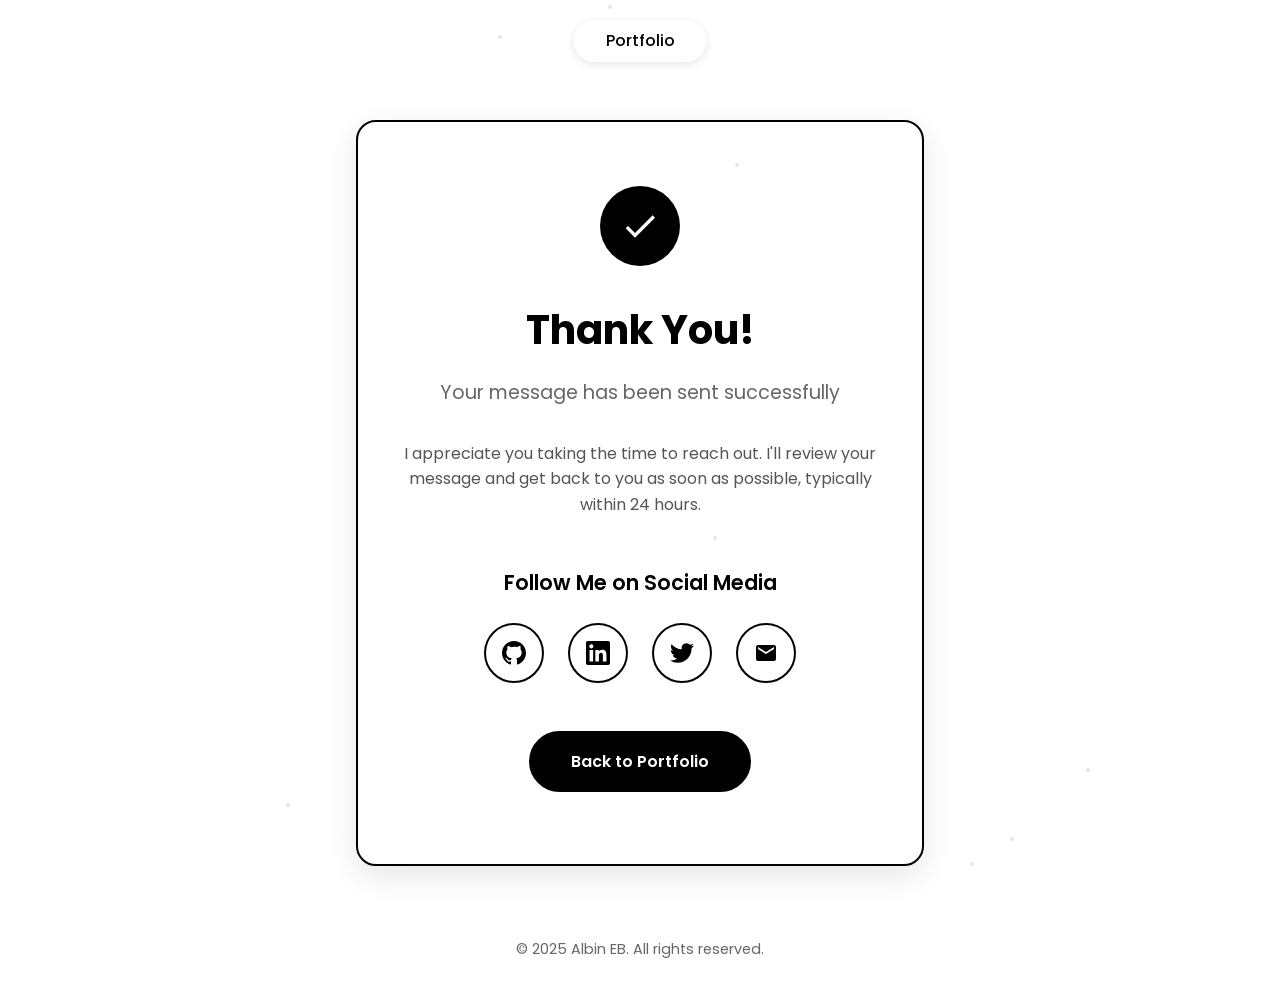
<file: thanks.html>
<!DOCTYPE html>
<html lang="en">

<head>
  <meta charset="UTF-8" />
  <meta name="viewport" content="width=device-width, initial-scale=1.0" />
  <meta name="description" content="Thank you for contacting Albin EB - Full Stack Developer" />
  <title>Thank You - Albin EB Portfolio</title>
  <link href="https://fonts.googleapis.com/css2?family=Poppins:wght@300;500;700&display=swap" rel="stylesheet">
  <style>
    :root {
      --black: #000;
      --white: #fff;
      --gray: #ccc;
    }

    * {
      margin: 0;
      padding: 0;
      box-sizing: border-box;
    }

    body {
      font-family: 'Poppins', sans-serif;
      background-color: var(--white);
      color: var(--black);
      line-height: 1.6;
      padding: 0;
      margin: 0;
      min-height: 100vh;
      display: flex;
      flex-direction: column;
    }

    /* Header Navigation */
    header {
      position: fixed;
      top: 20px;
      left: 50%;
      transform: translateX(-50%);
      z-index: 999;
      transition: all 0.3s ease;
    }

    nav {
      background: var(--white);
      padding: 0.5rem 2rem;
      border-radius: 50px;
      box-shadow: 0 2px 8px rgba(0, 0, 0, 0.1);
      display: flex;
      gap: 1.5rem;
      align-items: center;
      justify-content: center;
    }

    nav a {
      text-decoration: none;
      color: var(--black);
      font-weight: 500;
      transition: color 0.3s;
    }

    nav a:hover {
      color: var(--gray);
    }

    /* Main Container */
    .container {
      background: var(--white);
      max-width: 800px;
      margin: 120px auto 40px auto;
      padding: 4rem 2rem;
      border-radius: 20px;
      box-shadow: 0 10px 30px rgba(0, 0, 0, 0.1);
      border: 2px solid var(--black);
      text-align: center;
      flex: 1;
    }

    /* Thank You Section */
    .thank-you-section {
      margin-bottom: 3rem;
    }

    .checkmark {
      width: 80px;
      height: 80px;
      border-radius: 50%;
      background: var(--black);
      margin: 0 auto 2rem auto;
      display: flex;
      align-items: center;
      justify-content: center;
      animation: scaleIn 0.6s ease-out;
    }

    .checkmark svg {
      width: 40px;
      height: 40px;
      fill: var(--white);
    }

    @keyframes scaleIn {
      0% { transform: scale(0); opacity: 0; }
      50% { transform: scale(1.2); opacity: 0.8; }
      100% { transform: scale(1); opacity: 1; }
    }

    h1 {
      font-size: 2.5rem;
      font-weight: 700;
      margin-bottom: 1rem;
      color: var(--black);
      opacity: 0;
      animation: fadeInUp 0.8s ease-out 0.3s forwards;
    }

    .subtitle {
      font-size: 1.2rem;
      color: #666;
      margin-bottom: 2rem;
      opacity: 0;
      animation: fadeInUp 0.8s ease-out 0.6s forwards;
    }

    .message {
      font-size: 1rem;
      color: #555;
      max-width: 500px;
      margin: 0 auto 3rem auto;
      opacity: 0;
      animation: fadeInUp 0.8s ease-out 0.9s forwards;
    }

    @keyframes fadeInUp {
      0% { opacity: 0; transform: translateY(30px); }
      100% { opacity: 1; transform: translateY(0); }
    }

    /* Social Media Section */
    .social-section {
      margin-bottom: 3rem;
      opacity: 0;
      animation: fadeInUp 0.8s ease-out 1.2s forwards;
    }

    .social-title {
      font-size: 1.3rem;
      font-weight: 600;
      margin-bottom: 1.5rem;
      color: var(--black);
    }

    .social-icons {
      display: flex;
      gap: 1.5rem;
      justify-content: center;
      align-items: center;
      flex-wrap: wrap;
    }

    .social-icon {
      width: 60px;
      height: 60px;
      background: var(--white);
      border: 2px solid var(--black);
      border-radius: 50%;
      display: flex;
      align-items: center;
      justify-content: center;
      color: var(--black);
      text-decoration: none;
      transition: all 0.3s ease;
      position: relative;
      overflow: hidden;
    }

    .social-icon::before {
      content: '';
      position: absolute;
      top: 50%;
      left: 50%;
      width: 0;
      height: 0;
      background: var(--black);
      border-radius: 50%;
      transition: all 0.3s ease;
      transform: translate(-50%, -50%);
    }

    .social-icon:hover::before {
      width: 100px;
      height: 100px;
    }

    .social-icon:hover {
      color: var(--white);
      transform: translateY(-5px) scale(1.1);
      box-shadow: 0 10px 25px rgba(0, 0, 0, 0.2);
    }

    .social-icon svg {
      width: 24px;
      height: 24px;
      position: relative;
      z-index: 1;
    }

    /* Back to Portfolio Button */
    .back-btn {
      display: inline-block;
      background: var(--black);
      color: var(--white);
      padding: 1rem 2.5rem;
      border-radius: 50px;
      text-decoration: none;
      font-weight: 600;
      transition: all 0.4s cubic-bezier(0.175, 0.885, 0.32, 1.275);
      position: relative;
      overflow: hidden;
      border: 2px solid var(--black);
      opacity: 0;
      animation: fadeInUp 0.8s ease-out 1.5s forwards;
    }

    .back-btn::before {
      content: '';
      position: absolute;
      top: 50%;
      left: 50%;
      width: 0;
      height: 0;
      background: var(--white);
      border-radius: 50%;
      transition: all 0.4s ease;
      transform: translate(-50%, -50%);
    }

    .back-btn:hover::before {
      width: 300px;
      height: 300px;
    }

    .back-btn:hover {
      color: var(--black);
      transform: translateY(-3px) scale(1.05);
      box-shadow: 0 10px 25px rgba(0, 0, 0, 0.2);
    }

    .back-btn span {
      position: relative;
      z-index: 1;
    }

    /* Footer */
    footer {
      text-align: center;
      padding: 2rem;
      color: #666;
      font-size: 0.9rem;
      margin-top: auto;
    }

    /* Mobile Responsiveness */
    @media (max-width: 768px) {
      .container {
        max-width: 95%;
        margin: 100px auto 20px auto;
        padding: 2.5rem 1.5rem;
        border-radius: 15px;
      }

      h1 {
        font-size: 2rem;
      }

      .subtitle {
        font-size: 1.1rem;
      }

      .message {
        font-size: 0.9rem;
      }

      .social-icons {
        gap: 1rem;
      }

      .social-icon {
        width: 50px;
        height: 50px;
      }

      .social-icon svg {
        width: 20px;
        height: 20px;
      }

      nav {
        padding: 0.6rem 1.8rem;
      }
    }

    @media (max-width: 480px) {
      .container {
        margin: 90px auto 15px auto;
        padding: 2rem 1rem;
        border-radius: 10px;
      }

      h1 {
        font-size: 1.8rem;
      }

      .checkmark {
        width: 60px;
        height: 60px;
      }

      .checkmark svg {
        width: 30px;
        height: 30px;
      }

      .back-btn {
        padding: 0.8rem 2rem;
        font-size: 0.9rem;
      }
    }

    /* Floating particles animation */
    .particle {
      position: absolute;
      width: 4px;
      height: 4px;
      background: rgba(0, 0, 0, 0.1);
      border-radius: 50%;
      pointer-events: none;
      animation: float 6s infinite ease-in-out;
    }

    @keyframes float {
      0%, 100% { transform: translateY(0px) rotate(0deg); opacity: 0.7; }
      50% { transform: translateY(-20px) rotate(180deg); opacity: 0.3; }
    }
  </style>
</head>

<body>
  <header>
    <nav>
      <a href="/doc">Portfolio</a>
    </nav>
  </header>

  <main class="container">
    <div class="thank-you-section">
      <div class="checkmark">
        <svg viewBox="0 0 24 24">
          <path d="M9 16.17L4.83 12l-1.42 1.41L9 19 21 7l-1.41-1.41z"/>
        </svg>
      </div>
      
      <h1>Thank You!</h1>
      <p class="subtitle">Your message has been sent successfully</p>
      <p class="message">
        I appreciate you taking the time to reach out. I'll review your message and get back to you as soon as possible, typically within 24 hours.
      </p>
    </div>

    <div class="social-section">
      <h2 class="social-title">Follow Me on Social Media</h2>
      <div class="social-icons">
        <a href="https://github.com/albineb007" target="_blank" class="social-icon" title="GitHub">
          <svg viewBox="0 0 24 24" fill="currentColor">
            <path d="M12 0C5.374 0 0 5.373 0 12 0 17.302 3.438 21.8 8.207 23.387c.599.111.793-.261.793-.577v-2.234c-3.338.726-4.033-1.416-4.033-1.416-.546-1.387-1.333-1.756-1.333-1.756-1.089-.745.083-.729.083-.729 1.205.084 1.839 1.237 1.839 1.237 1.07 1.834 2.807 1.304 3.492.997.107-.775.418-1.305.762-1.604-2.665-.305-5.467-1.334-5.467-5.931 0-1.311.469-2.381 1.236-3.221-.124-.303-.535-1.524.117-3.176 0 0 1.008-.322 3.301 1.23A11.509 11.509 0 0112 5.803c1.02.005 2.047.138 3.006.404 2.291-1.552 3.297-1.23 3.297-1.23.653 1.653.242 2.874.118 3.176.77.84 1.235 1.911 1.235 3.221 0 4.609-2.807 5.624-5.479 5.921.43.372.823 1.102.823 2.222v3.293c0 .319.192.694.801.576C20.566 21.797 24 17.3 24 12c0-6.627-5.373-12-12-12z"/>
          </svg>
        </a>

        <a href="https://www.linkedin.com/in/albin-eb/" target="_blank" class="social-icon" title="LinkedIn">
          <svg viewBox="0 0 24 24" fill="currentColor">
            <path d="M20.447 20.452h-3.554v-5.569c0-1.328-.027-3.037-1.852-3.037-1.853 0-2.136 1.445-2.136 2.939v5.667H9.351V9h3.414v1.561h.046c.477-.9 1.637-1.85 3.37-1.85 3.601 0 4.267 2.37 4.267 5.455v6.286zM5.337 7.433c-1.144 0-2.063-.926-2.063-2.065 0-1.138.92-2.063 2.063-2.063 1.14 0 2.064.925 2.064 2.063 0 1.139-.925 2.065-2.064 2.065zm1.782 13.019H3.555V9h3.564v11.452zM22.225 0H1.771C.792 0 0 .774 0 1.729v20.542C0 23.227.792 24 1.771 24h20.451C23.2 24 24 23.227 24 22.271V1.729C24 .774 23.2 0 22.222 0h.003z"/>
          </svg>
        </a>

        <a href="https://x.com/albin_eb" target="_blank" class="social-icon" title="Twitter">
          <svg viewBox="0 0 24 24" fill="currentColor">
            <path d="M23.953 4.57a10 10 0 01-2.825.775 4.958 4.958 0 002.163-2.723c-.951.555-2.005.959-3.127 1.184a4.92 4.92 0 00-8.384 4.482C7.69 8.095 4.067 6.13 1.64 3.162a4.822 4.822 0 00-.666 2.475c0 1.71.87 3.213 2.188 4.096a4.904 4.904 0 01-2.228-.616v.06a4.923 4.923 0 003.946 4.827 4.996 4.996 0 01-2.212.085 4.936 4.936 0 004.604 3.417 9.867 9.867 0 01-6.102 2.105c-.39 0-.779-.023-1.17-.067a13.995 13.995 0 007.557 2.209c9.053 0 13.998-7.496 13.998-13.985 0-.21 0-.42-.015-.63A9.935 9.935 0 0024 4.59z"/>
          </svg>
        </a>

        <a href="mailto:albineb007@gmail.com" class="social-icon" title="Email">
          <svg viewBox="0 0 24 24" fill="currentColor">
            <path d="M20 4H4c-1.1 0-1.99.9-1.99 2L2 18c0 1.1.89 2 2 2h16c1.1 0 2-.9 2-2V6c0-1.1-.9-2-2-2zm0 4l-8 5-8-5V6l8 5 8-5v2z"/>
          </svg>
        </a>
      </div>
    </div>

    <a href="/doc" class="back-btn">
      <span>Back to Portfolio</span>
    </a>
  </main>

  <footer>
    <p>&copy; 2025 Albin EB. All rights reserved.</p>
  </footer>

  <script>
    // Create floating particles
    function createParticles() {
      const body = document.body;
      const particleCount = 8;
      
      for (let i = 0; i < particleCount; i++) {
        const particle = document.createElement('div');
        particle.className = 'particle';
        particle.style.left = Math.random() * 100 + '%';
        particle.style.top = Math.random() * 100 + '%';
        particle.style.animationDelay = Math.random() * 6 + 's';
        particle.style.animationDuration = (Math.random() * 4 + 4) + 's';
        body.appendChild(particle);
      }
    }

    // Initialize particles on load
    document.addEventListener('DOMContentLoaded', function() {
      createParticles();
    });

    // Header scroll effect
    window.addEventListener('scroll', () => {
      const header = document.querySelector('header');
      if (window.pageYOffset > 50) {
        header.style.transform = 'translateX(-50%) translateY(-5px)';
        header.style.opacity = '0.95';
      } else {
        header.style.transform = 'translateX(-50%) translateY(0)';
        header.style.opacity = '1';
      }
    });
  </script>
</body>

</html>
</file>
